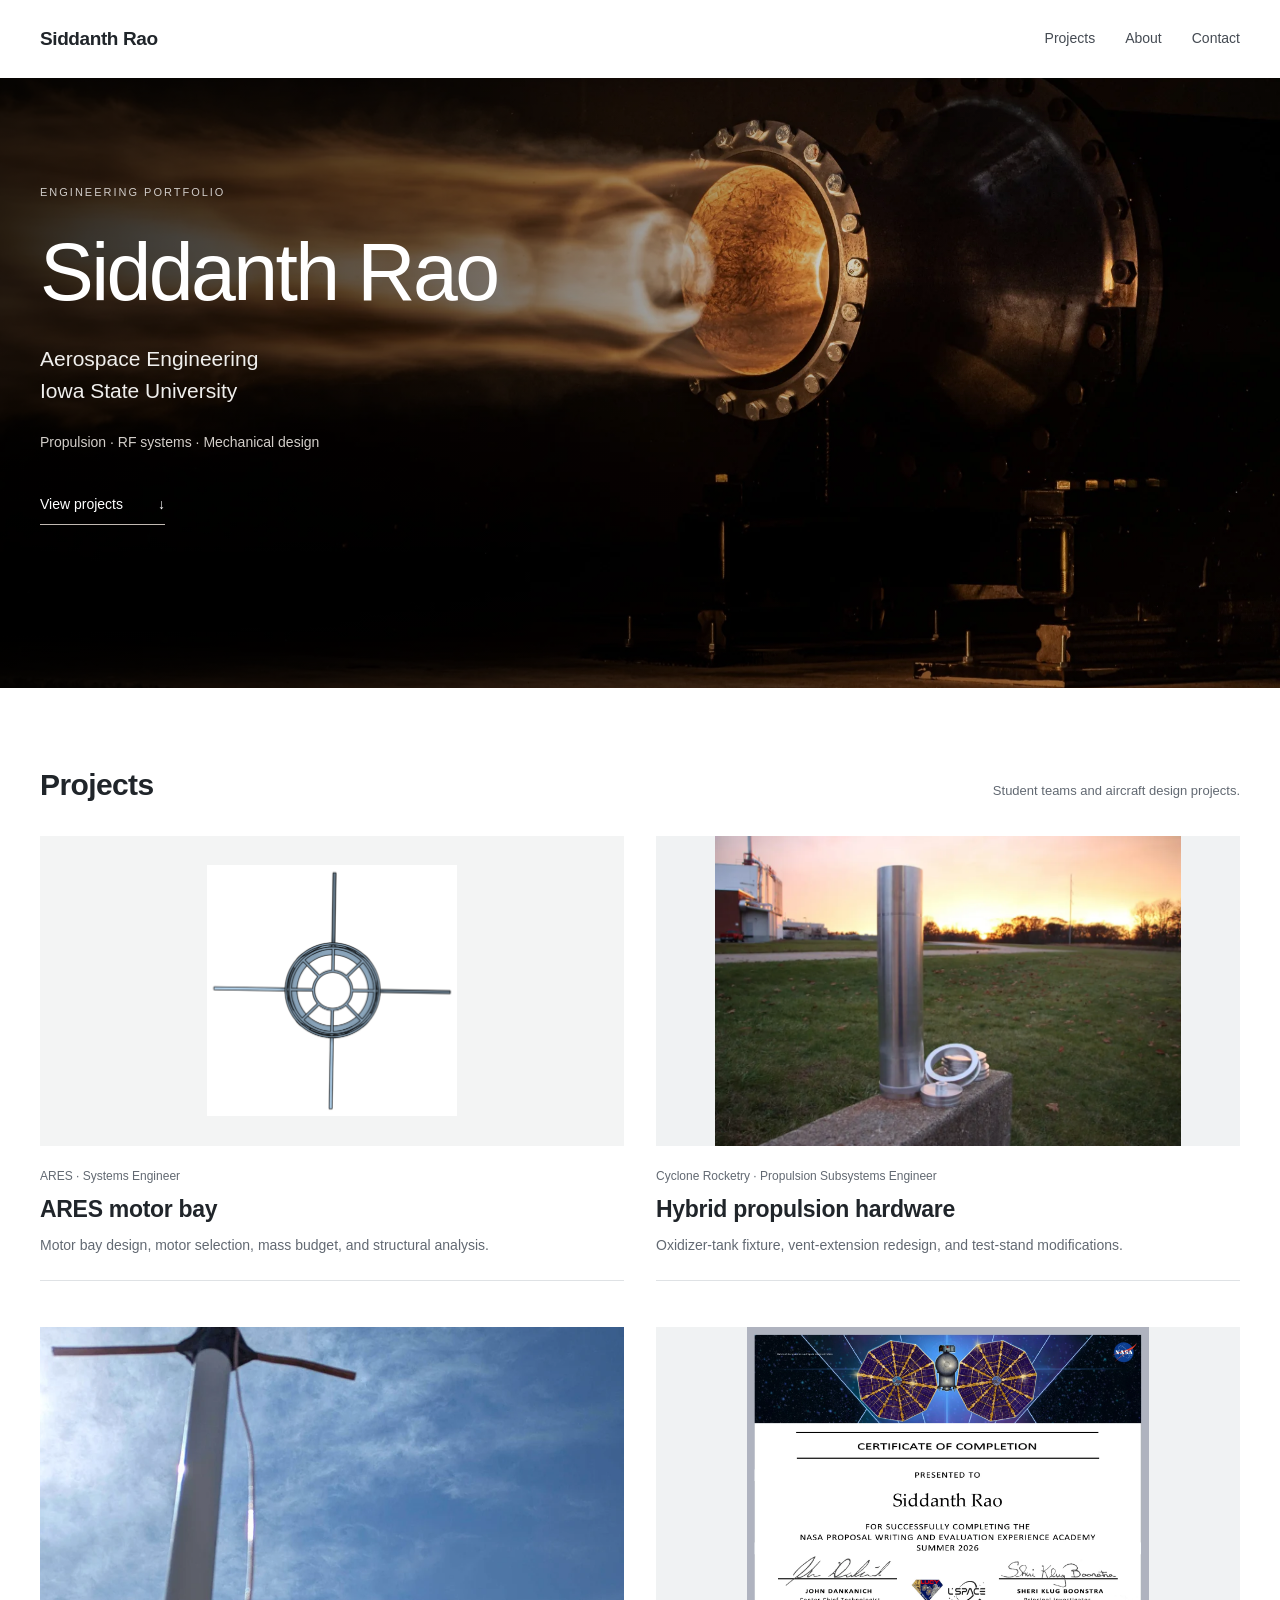
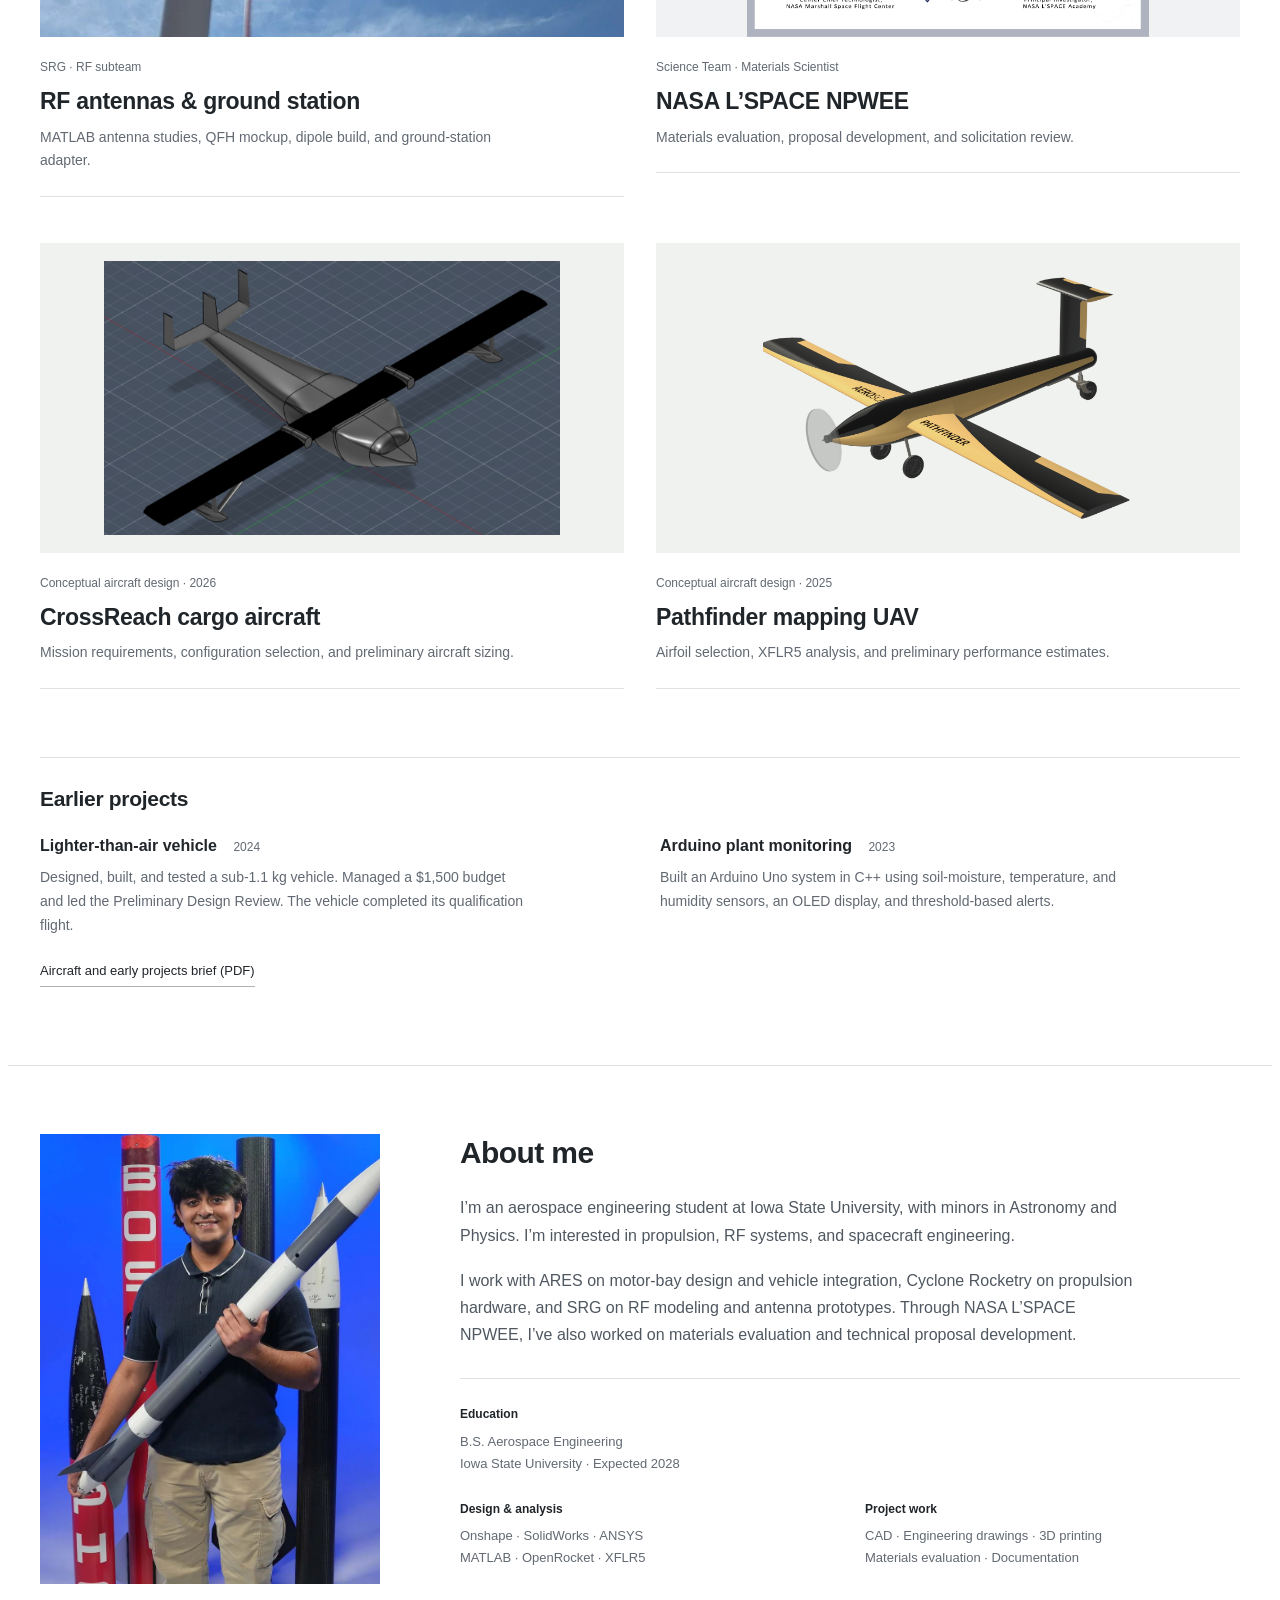
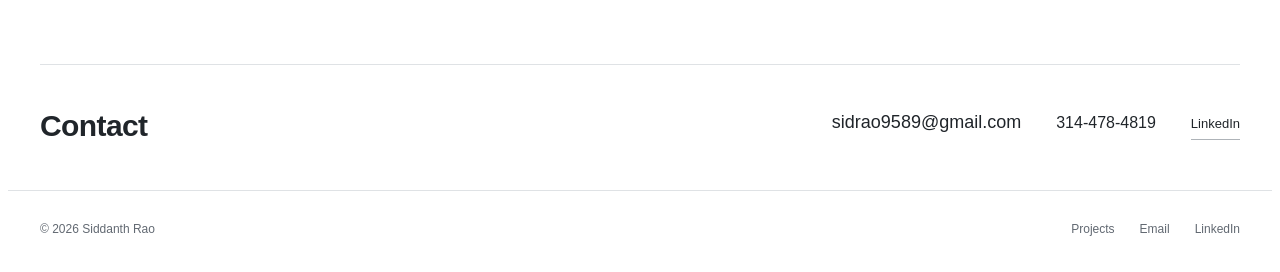
<file: index.html>
<!doctype html><html lang="en"><head><meta charset="utf-8"><meta name="viewport" content="width=device-width,initial-scale=1"><meta name="description" content="Siddanth Rao — aerospace engineering student at Iowa State University. Projects in propulsion, RF systems, mechanical design, and aircraft design."><meta name="theme-color" content="#ffffff"><title>Siddanth Rao | Engineering Portfolio</title><link rel="stylesheet" href="style.css"></head><body class="home-page"><a class="skip" href="#main">Skip to content</a><header class="site-header"><a class="brand" href="index.html">Siddanth Rao</a><nav aria-label="Main navigation"><a href="index.html#work">Projects</a><a href="index.html#about">About</a><a href="index.html#contact">Contact</a></nav></header><main id="main"><section id="top" class="hero"><img class="hero-background" src="assets/rocket-test-background.webp" alt="" width="2048" height="1365" fetchpriority="high"><div class="hero-shade"></div><div class="hero-content"><p class="hero-label">ENGINEERING PORTFOLIO</p><h1>Siddanth Rao</h1><p class="hero-study">Aerospace Engineering<br>Iowa State University</p><p class="hero-interests">Propulsion · RF systems · Mechanical design</p><a class="hero-link" href="#work">View projects <span aria-hidden="true">↓</span></a></div></section>
<section id="work" class="projects-section"><div class="section-heading"><h2>Projects</h2><p>Student teams and aircraft design projects.</p></div><div class="project-grid"><article class="project-card" id="ares"><a class="card-link" href="ares.html"><div class="home-cad"><div class="cad-crop crop-aft"><img src="assets/ares-aft-view.png" alt="ARES motor bay viewed from the aft end" loading="lazy"></div></div><div class="card-copy"><p class="card-meta">ARES · Systems Engineer</p><h3>ARES motor bay</h3><p>Motor bay design, motor selection, mass budget, and structural analysis.</p></div></a></article><article class="project-card" id="cyclone"><a class="card-link" href="cyclone.html"><div class="card-media"><img src="assets/cyclone-hardware.webp" alt="Cyclone Rocketry machined propulsion hardware" loading="lazy"></div><div class="card-copy"><p class="card-meta">Cyclone Rocketry · Propulsion Subsystems Engineer</p><h3>Hybrid propulsion hardware</h3><p>Oxidizer-tank fixture, vent-extension redesign, and test-stand modifications.</p></div></a></article><article class="project-card" id="srg"><a class="card-link" href="srg.html"><div class="card-media rf-thumb"><img src="assets/srg-dipole-field-test.webp" alt="Dipole antenna during the SRG outdoor testing day" loading="lazy"></div><div class="card-copy"><p class="card-meta">SRG · RF subteam</p><h3>RF antennas & ground station</h3><p>MATLAB antenna studies, QFH mockup, dipole build, and ground-station adapter.</p></div></a></article><article class="project-card" id="lspace"><a class="card-link" href="lspace.html"><div class="card-media"><img src="assets/lspace-certificate.webp" alt="Siddanth Rao’s NASA L’SPACE NPWEE Summer 2026 certificate of completion" loading="lazy"></div><div class="card-copy"><p class="card-meta">Science Team · Materials Scientist</p><h3>NASA L’SPACE NPWEE</h3><p>Materials evaluation, proposal development, and solicitation review.</p></div></a></article><article class="project-card" id="crossreach"><a class="card-link" href="crossreach.html"><div class="card-media render"><img src="assets/project-0.png" alt="CrossReach conceptual cargo aircraft CAD render" loading="lazy"></div><div class="card-copy"><p class="card-meta">Conceptual aircraft design · 2026</p><h3>CrossReach cargo aircraft</h3><p>Mission requirements, configuration selection, and preliminary aircraft sizing.</p></div></a></article><article class="project-card" id="pathfinder"><a class="card-link" href="pathfinder.html"><div class="card-media render"><img src="assets/project-1.png" alt="Pathfinder fixed-wing mapping UAV render" loading="lazy"></div><div class="card-copy"><p class="card-meta">Conceptual aircraft design · 2025</p><h3>Pathfinder mapping UAV</h3><p>Airfoil selection, XFLR5 analysis, and preliminary performance estimates.</p></div></a></article></div><div class="early-projects"><h3>Earlier projects</h3><div class="early-grid"><div><h4>Lighter-than-air vehicle <span>2024</span></h4><p>Designed, built, and tested a sub-1.1 kg vehicle. Managed a $1,500 budget and led the Preliminary Design Review. The vehicle completed its qualification flight.</p></div><div><h4>Arduino plant monitoring <span>2023</span></h4><p>Built an Arduino Uno system in C++ using soil-moisture, temperature, and humidity sensors, an OLED display, and threshold-based alerts.</p></div></div><a class="text-link" href="assets/aircraft-project-brief.pdf" target="_blank" rel="noopener">Aircraft and early projects brief (PDF)</a></div></section>
<section id="about" class="about-section"><div class="about-photo"><img src="assets/siddanth-ares.webp" alt="Siddanth Rao holding a rocket with the ARES team’s rockets behind him" loading="lazy" width="998" height="1100"></div><div class="about-copy"><h2>About me</h2><p>I’m an aerospace engineering student at Iowa State University, with minors in Astronomy and Physics. I’m interested in propulsion, RF systems, and spacecraft engineering.</p><p>I work with ARES on motor-bay design and vehicle integration, Cyclone Rocketry on propulsion hardware, and SRG on RF modeling and antenna prototypes. Through NASA L’SPACE NPWEE, I’ve also worked on materials evaluation and technical proposal development.</p><dl class="about-facts"><div><dt>Education</dt><dd>B.S. Aerospace Engineering<br>Iowa State University · Expected 2028</dd></div><div><dt>Design & analysis</dt><dd>Onshape · SolidWorks · ANSYS<br>MATLAB · OpenRocket · XFLR5</dd></div><div><dt>Project work</dt><dd>CAD · Engineering drawings · 3D printing<br>Materials evaluation · Documentation</dd></div></dl></div></section>
<section id="contact" class="contact-section"><h2>Contact</h2><div><a class="contact-email" href="mailto:sidrao9589@gmail.com">sidrao9589@gmail.com</a><a class="contact-phone" href="tel:+13144784819">314-478-4819</a><a class="text-link" href="https://www.linkedin.com/in/siddanth-rao-95852024b" target="_blank" rel="noopener">LinkedIn</a></div></section></main><footer><span>© 2026 Siddanth Rao</span><a href="index.html#work">Projects</a><a href="mailto:sidrao9589@gmail.com">Email</a><a href="https://www.linkedin.com/in/siddanth-rao-95852024b" target="_blank" rel="noopener">LinkedIn</a></footer></body></html>
</file>
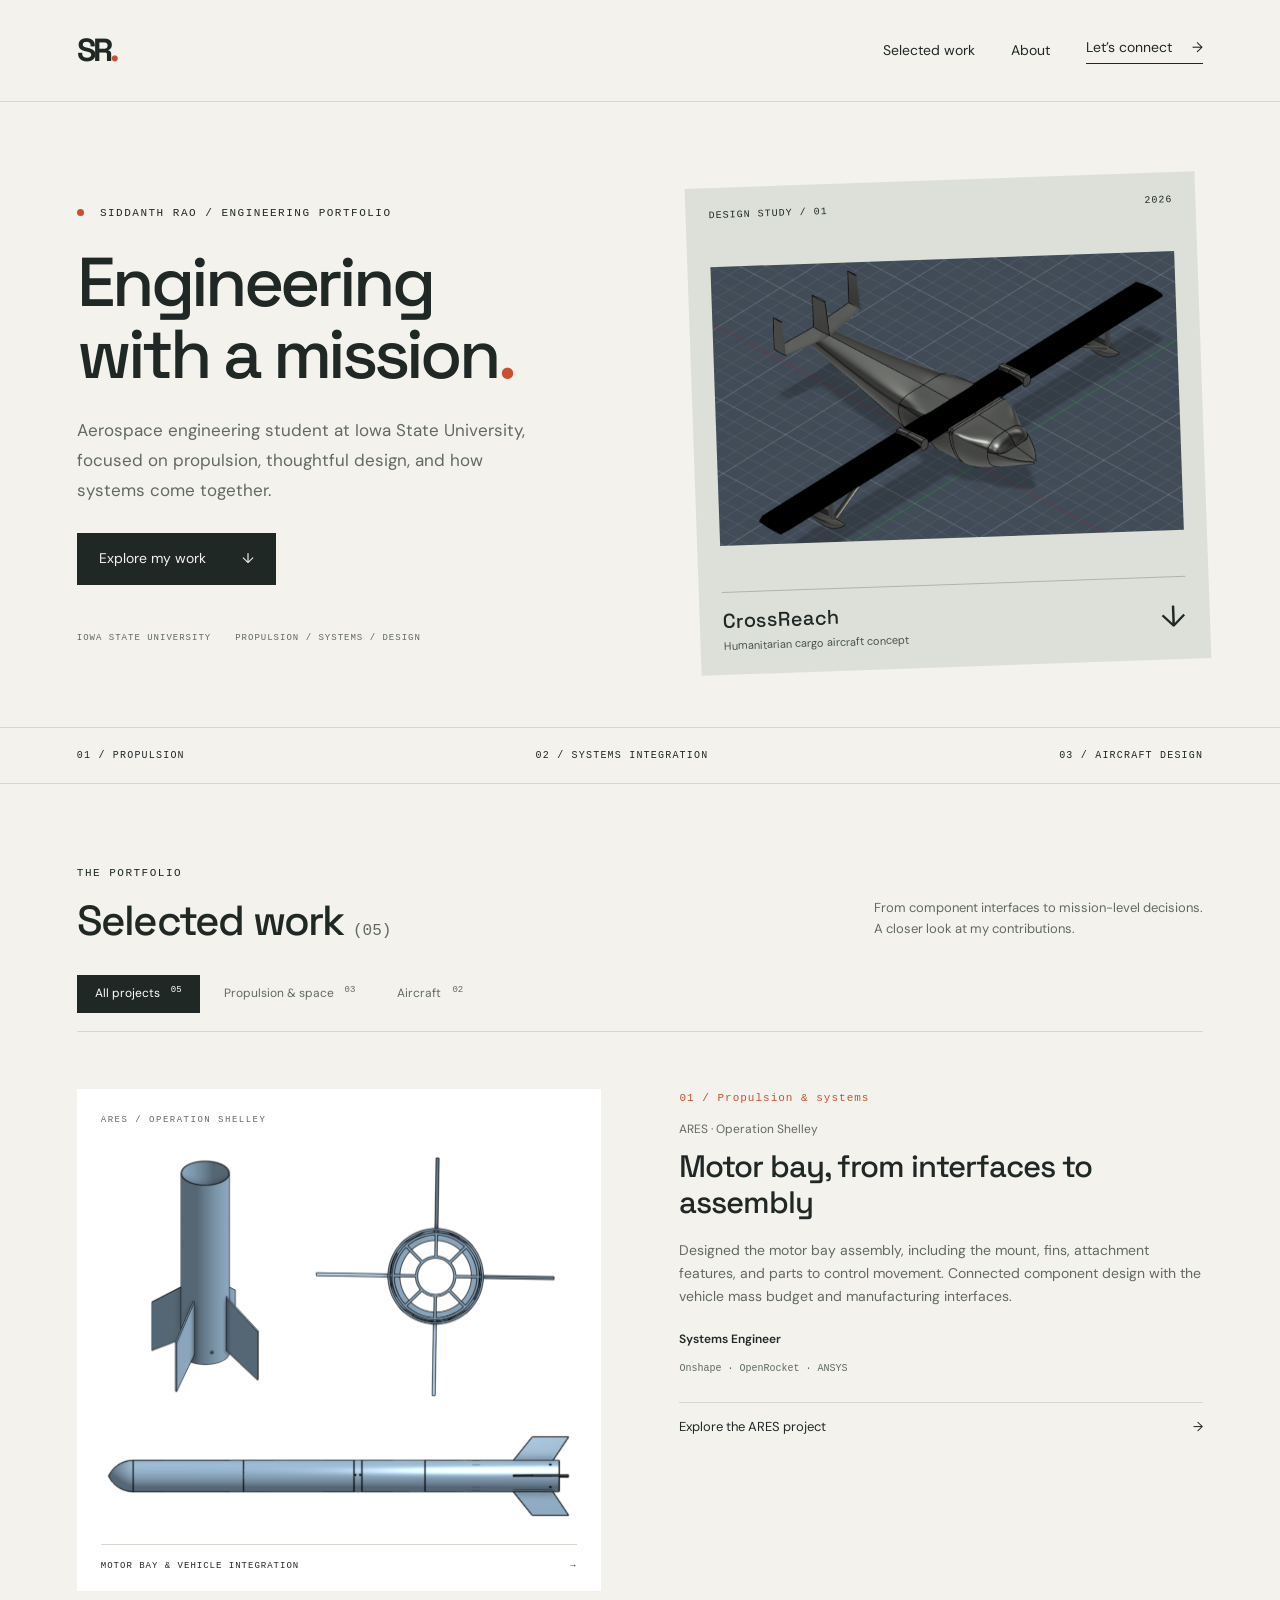
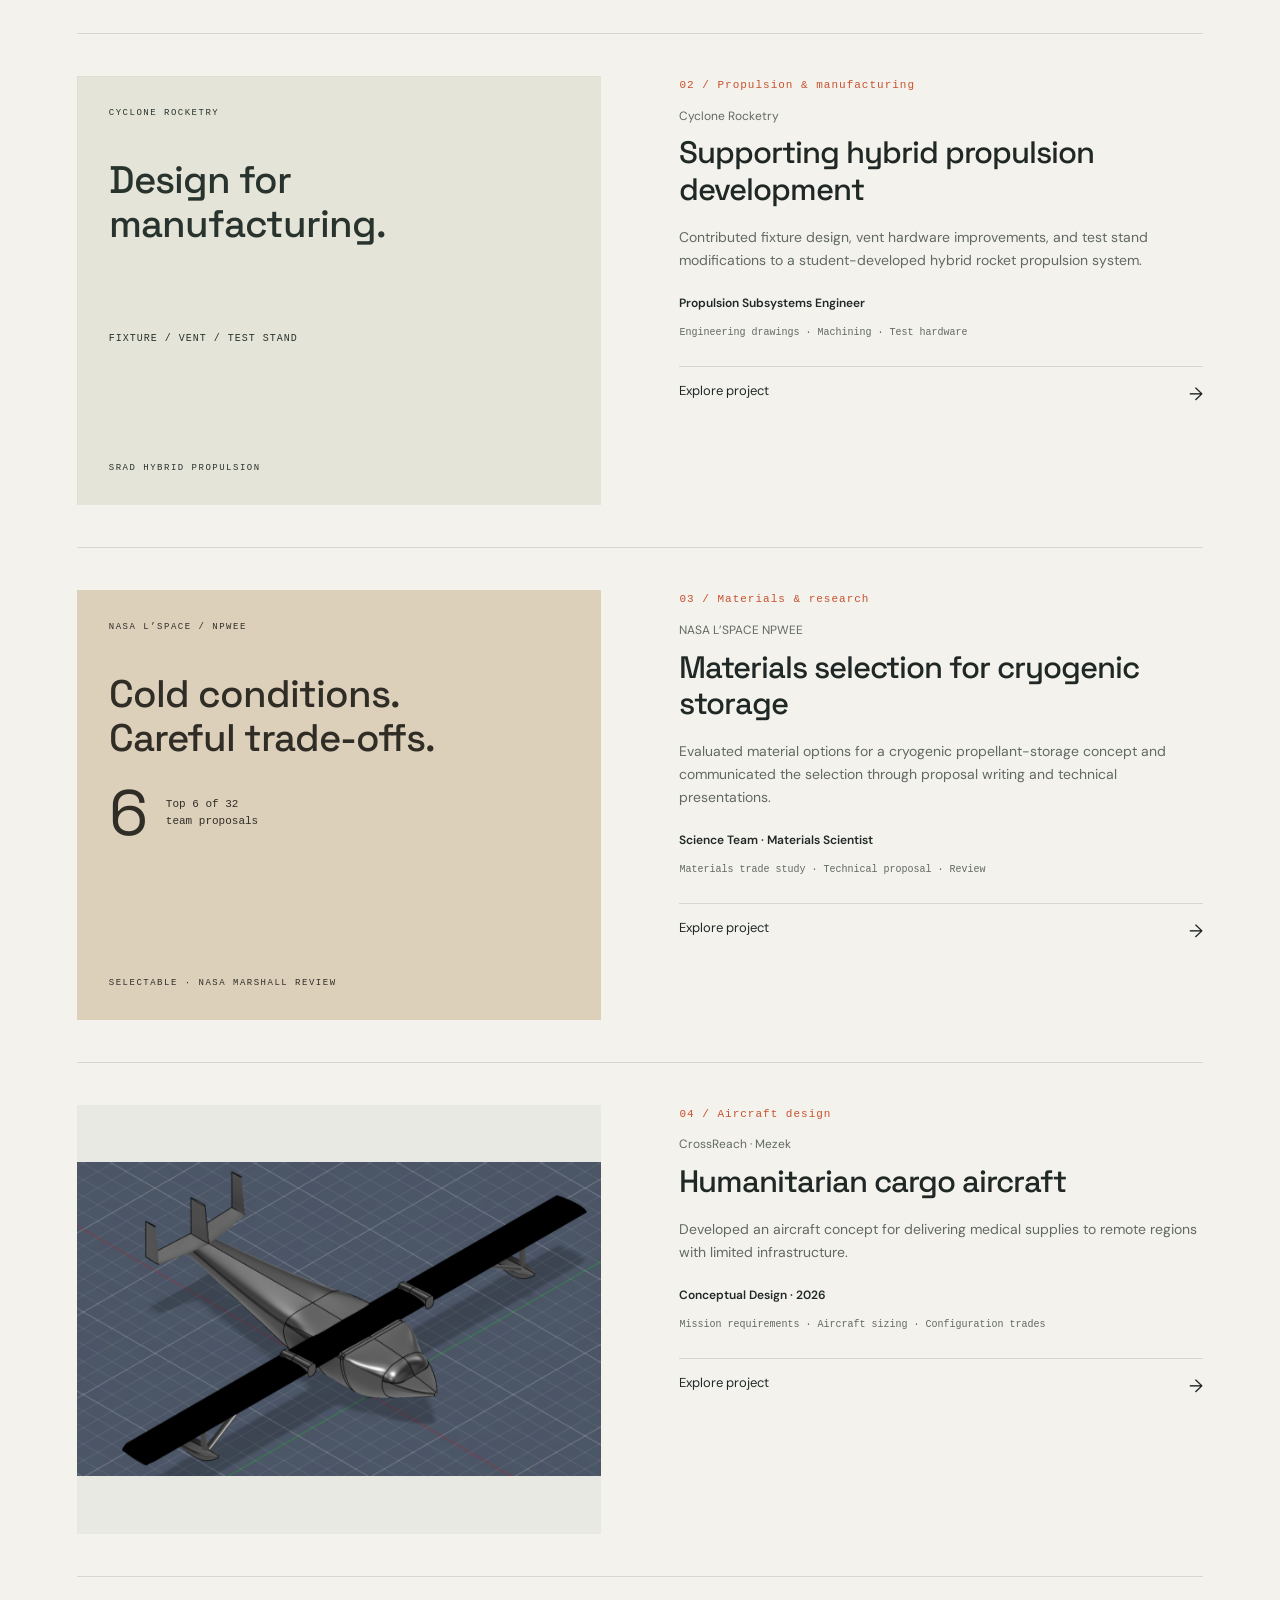
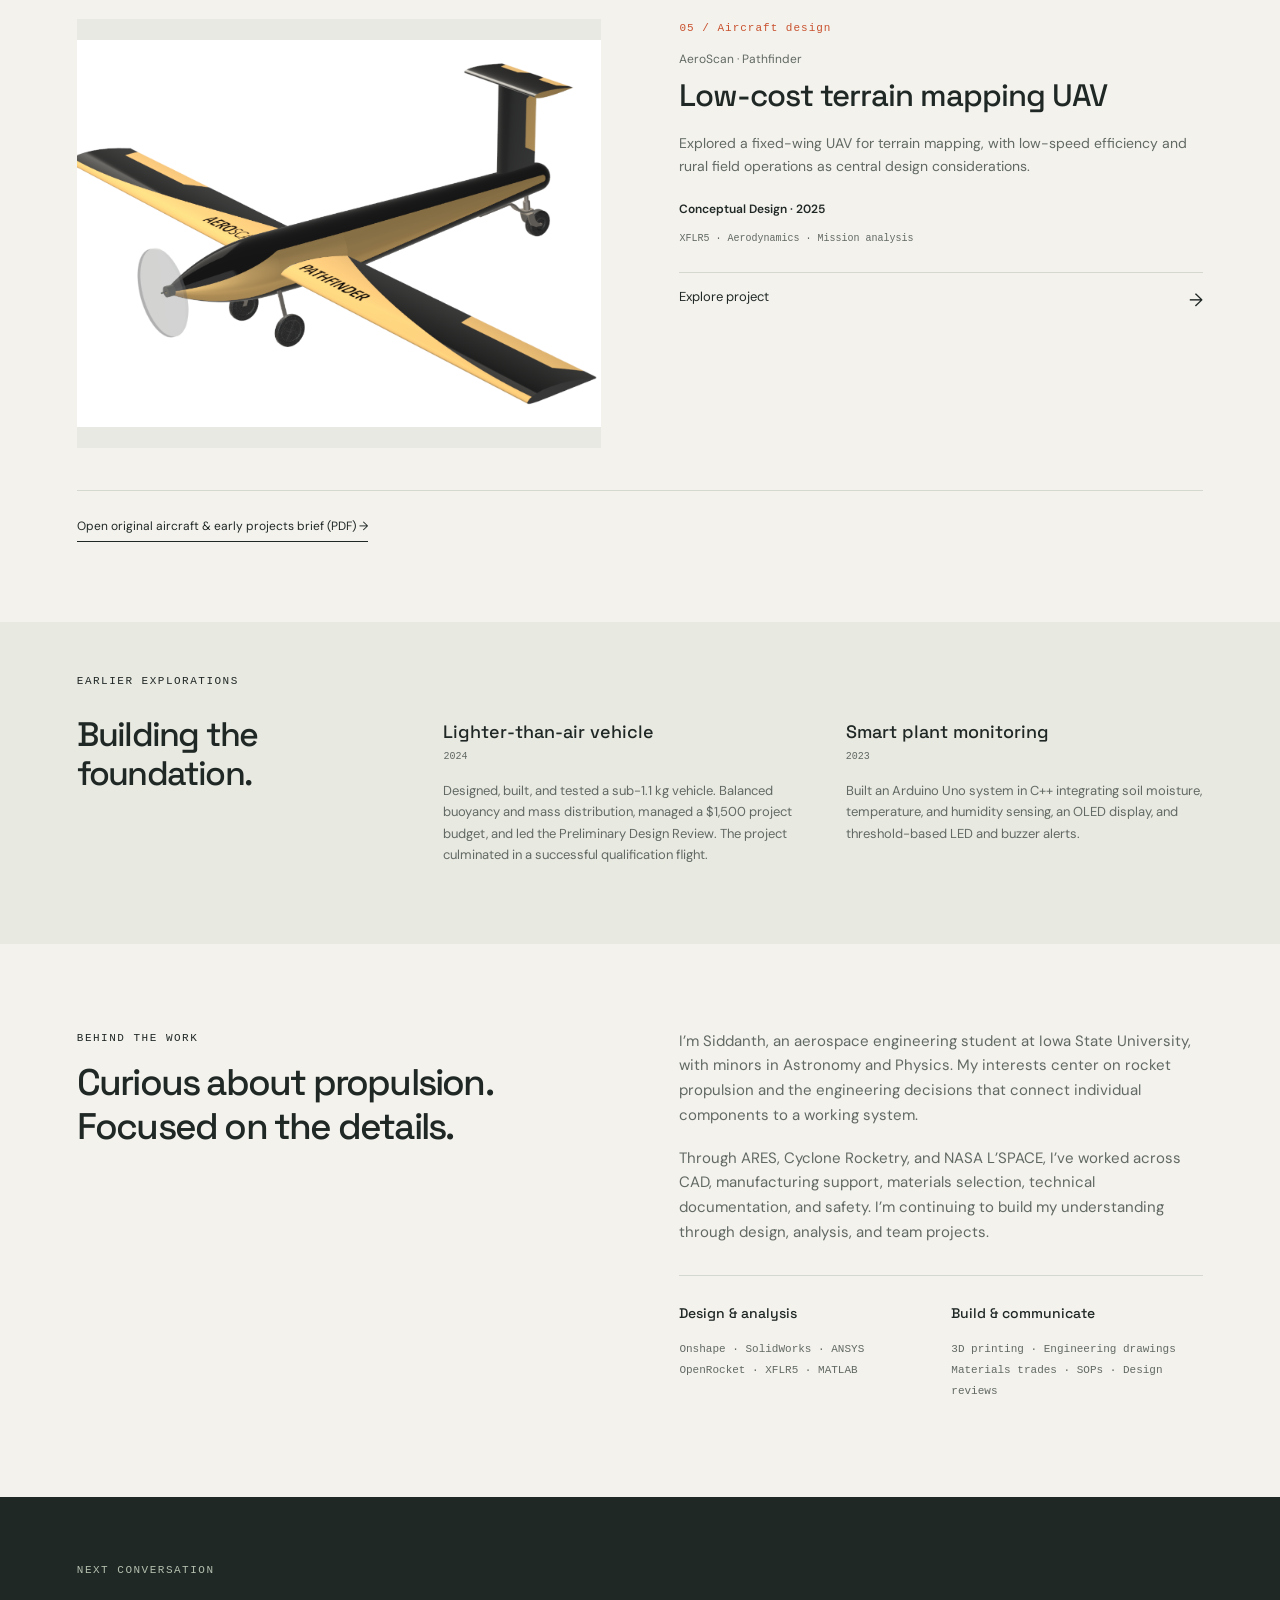
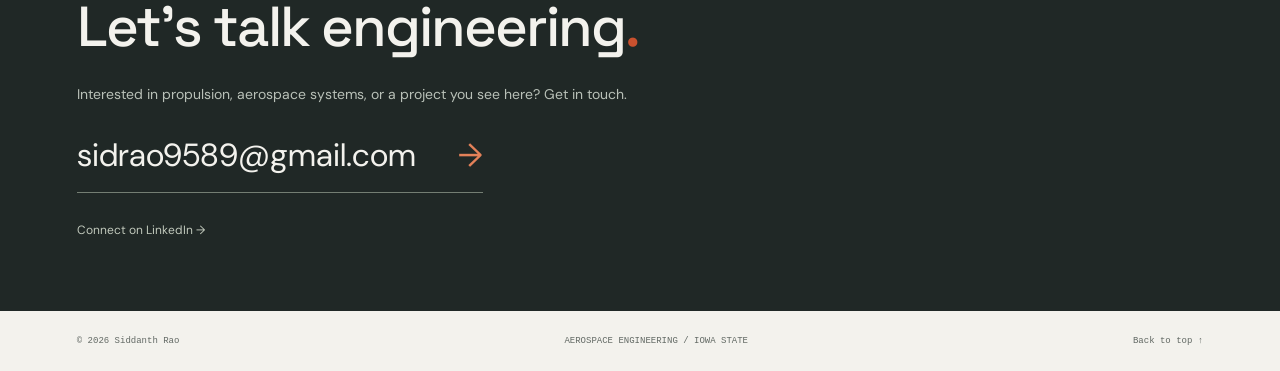
<file: siddanth-rao-github-portfolio (1)/index.html>
<!doctype html><html lang="en"><head><meta charset="utf-8"><meta name="viewport" content="width=device-width,initial-scale=1"><meta name="description" content="Siddanth Rao’s engineering portfolio: rocket propulsion, systems integration, cryogenic materials, and aircraft design at Iowa State University."><meta name="theme-color" content="#f3f2ed"><title>Siddanth Rao | Aerospace Engineering</title><link rel="icon" href="data:image/svg+xml,%3Csvg xmlns='http://www.w3.org/2000/svg' viewBox='0 0 64 64'%3E%3Crect width='64' height='64' rx='12' fill='%23202826'/%3E%3Ctext x='9' y='43' fill='%23f4f2eb' font-size='32' font-family='Arial'%3ESR%3C/text%3E%3C/svg%3E"><link rel="stylesheet" href="style.css"></head><body><a class="skip" href="#work">Skip to projects</a><header><a class="brand" href="#top" aria-label="Siddanth Rao home">SR<span class="brand-dot">.</span></a><nav aria-label="Main navigation"><a href="#work">Selected work</a><a href="#about">About</a><a href="#contact" class="nav-contact">Let’s connect <span>→</span></a></nav></header><main id="top"><section class="hero"><div class="hero-copy"><div class="eyebrow"><span class="dot"></span> SIDDANTH RAO / ENGINEERING PORTFOLIO</div><h1>Engineering<br>with a mission<span>.</span></h1><p class="intro">Aerospace engineering student at Iowa State University, focused on propulsion, thoughtful design, and how systems come together.</p><a class="button" href="#work">Explore my work <span>↓</span></a><div class="hero-meta"><span>IOWA STATE UNIVERSITY</span><span>PROPULSION / SYSTEMS / DESIGN</span></div></div><div class="hero-art"><div class="art-top"><span>DESIGN STUDY / 01</span><span>2026</span></div><img src="assets/project-0.png" alt="CrossReach cargo aircraft CAD design"><div class="art-caption"><div><b>CrossReach</b><span>Humanitarian cargo aircraft concept</span></div><a href="#project-aircraft" aria-label="Explore aircraft projects">↓</a></div></div></section><div class="discipline-strip"><span>01 / PROPULSION</span><span>02 / SYSTEMS INTEGRATION</span><span>03 / AIRCRAFT DESIGN</span></div><section id="work" class="work-section"><div class="section-heading"><div><div class="eyebrow">THE PORTFOLIO</div><h2>Selected work<span> (05)</span></h2></div><p>From component interfaces to mission-level decisions.<br>A closer look at my contributions.</p></div><div class="filters" role="group" aria-label="Filter projects"><button class="active" data-filter="all" aria-pressed="true">All projects <sup>05</sup></button><button data-filter="space" aria-pressed="false">Propulsion & space <sup>03</sup></button><button data-filter="flight" aria-pressed="false">Aircraft <sup>02</sup></button></div><div id="projects"><article id="ares" class="project" data-category="space"><div class="project-visual"><a href="ares.html" class="ares-cover" aria-label="Explore the ARES motor bay project"><div class="eyebrow">ARES / OPERATION SHELLEY</div><div class="cover-views"><div class="cad-crop crop-bay"><img src="assets/ares-motor-bay.png" alt="Isometric CAD view of the motor bay and four fins" loading="lazy"></div><div class="cad-crop crop-aft"><img src="assets/ares-aft-view.png" alt="Aft CAD view showing the central motor opening, radial supports, and four fins" loading="lazy"></div></div><div class="cad-crop crop-vehicle"><img src="assets/ares-vehicle.png" alt="Side view of the complete ARES rocket CAD assembly" loading="lazy"></div><span class="cover-label">MOTOR BAY & VEHICLE INTEGRATION <span>→</span></span></a></div><div class="project-copy"><div class="eyebrow">01 / Propulsion & systems</div><p class="organization">ARES · Operation Shelley</p><h3>Motor bay, from interfaces to assembly</h3><p>Designed the motor bay assembly, including the mount, fins, attachment features, and parts to control movement. Connected component design with the vehicle mass budget and manufacturing interfaces.</p><p class="role">Systems Engineer</p><p class="tools">Onshape · OpenRocket · ANSYS</p><a class="project-page-link" href="ares.html">Explore the ARES project <span>→</span></a></div></article><article class="project" data-category="space"><div class="project-visual"><div class="technical pale"><span>CYCLONE ROCKETRY</span><strong>Design for<br>manufacturing.</strong><div class="wordmarks">FIXTURE / VENT / TEST STAND</div><small>SRAD HYBRID PROPULSION</small></div></div><div class="project-copy"><div class="eyebrow">02 / Propulsion & manufacturing</div><p class="organization">Cyclone Rocketry</p><h3>Supporting hybrid propulsion development</h3><p>Contributed fixture design, vent hardware improvements, and test stand modifications to a student-developed hybrid rocket propulsion system.</p><p class="role">Propulsion Subsystems Engineer</p><p class="tools">Engineering drawings · Machining · Test hardware</p><details><summary>Explore project <span>→</span></summary><div class="case-study"><h4>The challenge</h4><p>Support manufacturing and test preparation for the team’s student-developed hybrid rocket motor for IREC.</p><h4>My contribution</h4><p>Designed and machined a fixture to secure the oxidizer tank during machining. Produced engineering drawings and redesigned vent extension hardware with flow path reliability and manufacturability in mind.</p><h4>Test support</h4><p>Drilled and reworked propulsion test stand components to support updated structural requirements.</p><h4>Project status</h4><p>Ongoing team propulsion development, with my contributions focused on hardware, manufacturing, and test preparation.</p></div></details></div></article><article class="project" data-category="space"><div class="project-visual"><div class="technical research"><span>NASA L’SPACE / NPWEE</span><strong>Cold conditions.<br>Careful trade-offs.</strong><div class="result"><b>6</b><span>Top 6 of 32<br>team proposals</span></div><small>SELECTABLE · NASA MARSHALL REVIEW</small></div></div><div class="project-copy"><div class="eyebrow">03 / Materials & research</div><p class="organization">NASA L’SPACE NPWEE</p><h3>Materials selection for cryogenic storage</h3><p>Evaluated material options for a cryogenic propellant-storage concept and communicated the selection through proposal writing and technical presentations.</p><p class="role">Science Team · Materials Scientist</p><p class="tools">Materials trade study · Technical proposal · Review</p><details><summary>Explore project <span>→</span></summary><div class="case-study"><h4>The challenge</h4><p>Respond to a NASA Marshall Space Flight Center mission need with a multidisciplinary cryogenic propellant-storage technology proposal.</p><h4>My contribution</h4><p>Conducted a materials trade study covering cryogenic compatibility, thermal performance, density, structural properties, and manufacturability. Authored the materials section and presented findings to the team and review panel.</p><h4>Design decision</h4><p>Compared aluminum alloys, copper, and stainless steel; selected 6061 aluminum for the prototype concept.</p><h4>Outcome</h4><p>The team proposal ranked in the Top 6 of 32 and was rated selectable by NASA Marshall Space Flight Center. Separately, I served as a solicitation review panel chair, following formal review protocols and documenting strengths and weaknesses.</p></div></details></div></article><article class="project" data-category="flight"><div class="project-visual"><img src="assets/project-0.png" alt="CAD rendering of the CrossReach humanitarian cargo aircraft" loading="lazy"></div><div class="project-copy"><div class="eyebrow">04 / Aircraft design</div><p class="organization">CrossReach · Mezek</p><h3>Humanitarian cargo aircraft</h3><p>Developed an aircraft concept for delivering medical supplies to remote regions with limited infrastructure.</p><p class="role">Conceptual Design · 2026</p><p class="tools">Mission requirements · Aircraft sizing · Configuration trades</p><details><summary>Explore project <span>→</span></summary><div class="case-study"><h4>Mission</h4><p>Deliver medical supplies to remote and infrastructure-limited regions.</p><h4>My contribution</h4><p>Translated mission requirements into payload, range, and cruise parameters. Selected and justified aerodynamic configuration and airfoil choice, and performed preliminary performance analysis for aircraft sizing.</p><h4>Deliverables</h4><p>Mission profile, client use case, conceptual architecture, and aircraft design documentation.</p><h4>Project status</h4><p>Conceptual design, supported by preliminary sizing and performance analysis.</p></div></details></div></article><article class="project" data-category="flight"><div class="project-visual"><img src="assets/project-1.png" alt="Rendering of the Pathfinder fixed-wing mapping UAV" loading="lazy"></div><div class="project-copy"><div class="eyebrow">05 / Aircraft design</div><p class="organization">AeroScan · Pathfinder</p><h3>Low-cost terrain mapping UAV</h3><p>Explored a fixed-wing UAV for terrain mapping, with low-speed efficiency and rural field operations as central design considerations.</p><p class="role">Conceptual Design · 2025</p><p class="tools">XFLR5 · Aerodynamics · Mission analysis</p><details><summary>Explore project <span>→</span></summary><div class="case-study"><h4>Mission</h4><p>Provide low-cost terrain mapping and geospatial data collection from a fixed-wing UAV.</p><h4>Design targets</h4><p>Benchmarked existing LiDAR UAV systems to establish targets of 91 minutes endurance and 102 km range, with a 17 m/s cruise condition.</p><h4>My contribution</h4><p>Selected rectangular wing geometry and a Clark Y airfoil. Used XFLR5 to evaluate lift characteristics and drag polar. Evaluated dirt-road takeoff and landing, with preliminary distances of 170–236 m.</p><h4>Project status</h4><p>Conceptual design and preliminary analysis. Endurance and range are design targets; runway distances are preliminary estimates.</p></div></details></div></article></div><div id="project-aircraft"></div><a class="text-link" href="assets/aircraft-project-brief.pdf" target="_blank" rel="noopener">Open original aircraft & early projects brief (PDF) →</a></section><section class="earlier"><div class="eyebrow">EARLIER EXPLORATIONS</div><div class="earlier-grid"><h2>Building the<br>foundation.</h2><div><h3>Lighter-than-air vehicle <span>2024</span></h3><p>Designed, built, and tested a sub-1.1 kg vehicle. Balanced buoyancy and mass distribution, managed a $1,500 project budget, and led the Preliminary Design Review. The project culminated in a successful qualification flight.</p></div><div><h3>Smart plant monitoring <span>2023</span></h3><p>Built an Arduino Uno system in C++ integrating soil moisture, temperature, and humidity sensing, an OLED display, and threshold-based LED and buzzer alerts.</p></div></div></section><section id="about" class="about"><div><div class="eyebrow">BEHIND THE WORK</div><h2>Curious about propulsion.<br>Focused on the details.</h2></div><div><p>I’m Siddanth, an aerospace engineering student at Iowa State University, with minors in Astronomy and Physics. My interests center on rocket propulsion and the engineering decisions that connect individual components to a working system.</p><p>Through ARES, Cyclone Rocketry, and NASA L’SPACE, I’ve worked across CAD, manufacturing support, materials selection, technical documentation, and safety. I’m continuing to build my understanding through design, analysis, and team projects.</p><div class="skills"><div><h3>Design & analysis</h3><p>Onshape · SolidWorks · ANSYS<br>OpenRocket · XFLR5 · MATLAB</p></div><div><h3>Build & communicate</h3><p>3D printing · Engineering drawings<br>Materials trades · SOPs · Design reviews</p></div></div></div></section><section id="contact" class="contact"><div class="eyebrow">NEXT CONVERSATION</div><h2>Let’s talk engineering<span>.</span></h2><p>Interested in propulsion, aerospace systems, or a project you see here? Get in touch.</p><a href="mailto:sidrao9589@gmail.com" class="contact-email">sidrao9589@gmail.com <span>→</span></a><a class="linkedin" href="https://www.linkedin.com/in/siddanth-rao-95852024b" target="_blank" rel="noopener">Connect on LinkedIn →</a></section></main><footer><span>© 2026 Siddanth Rao</span><span>AEROSPACE ENGINEERING / IOWA STATE</span><a href="#top">Back to top ↑</a></footer><script src="script.js"></script></body></html>
</file>
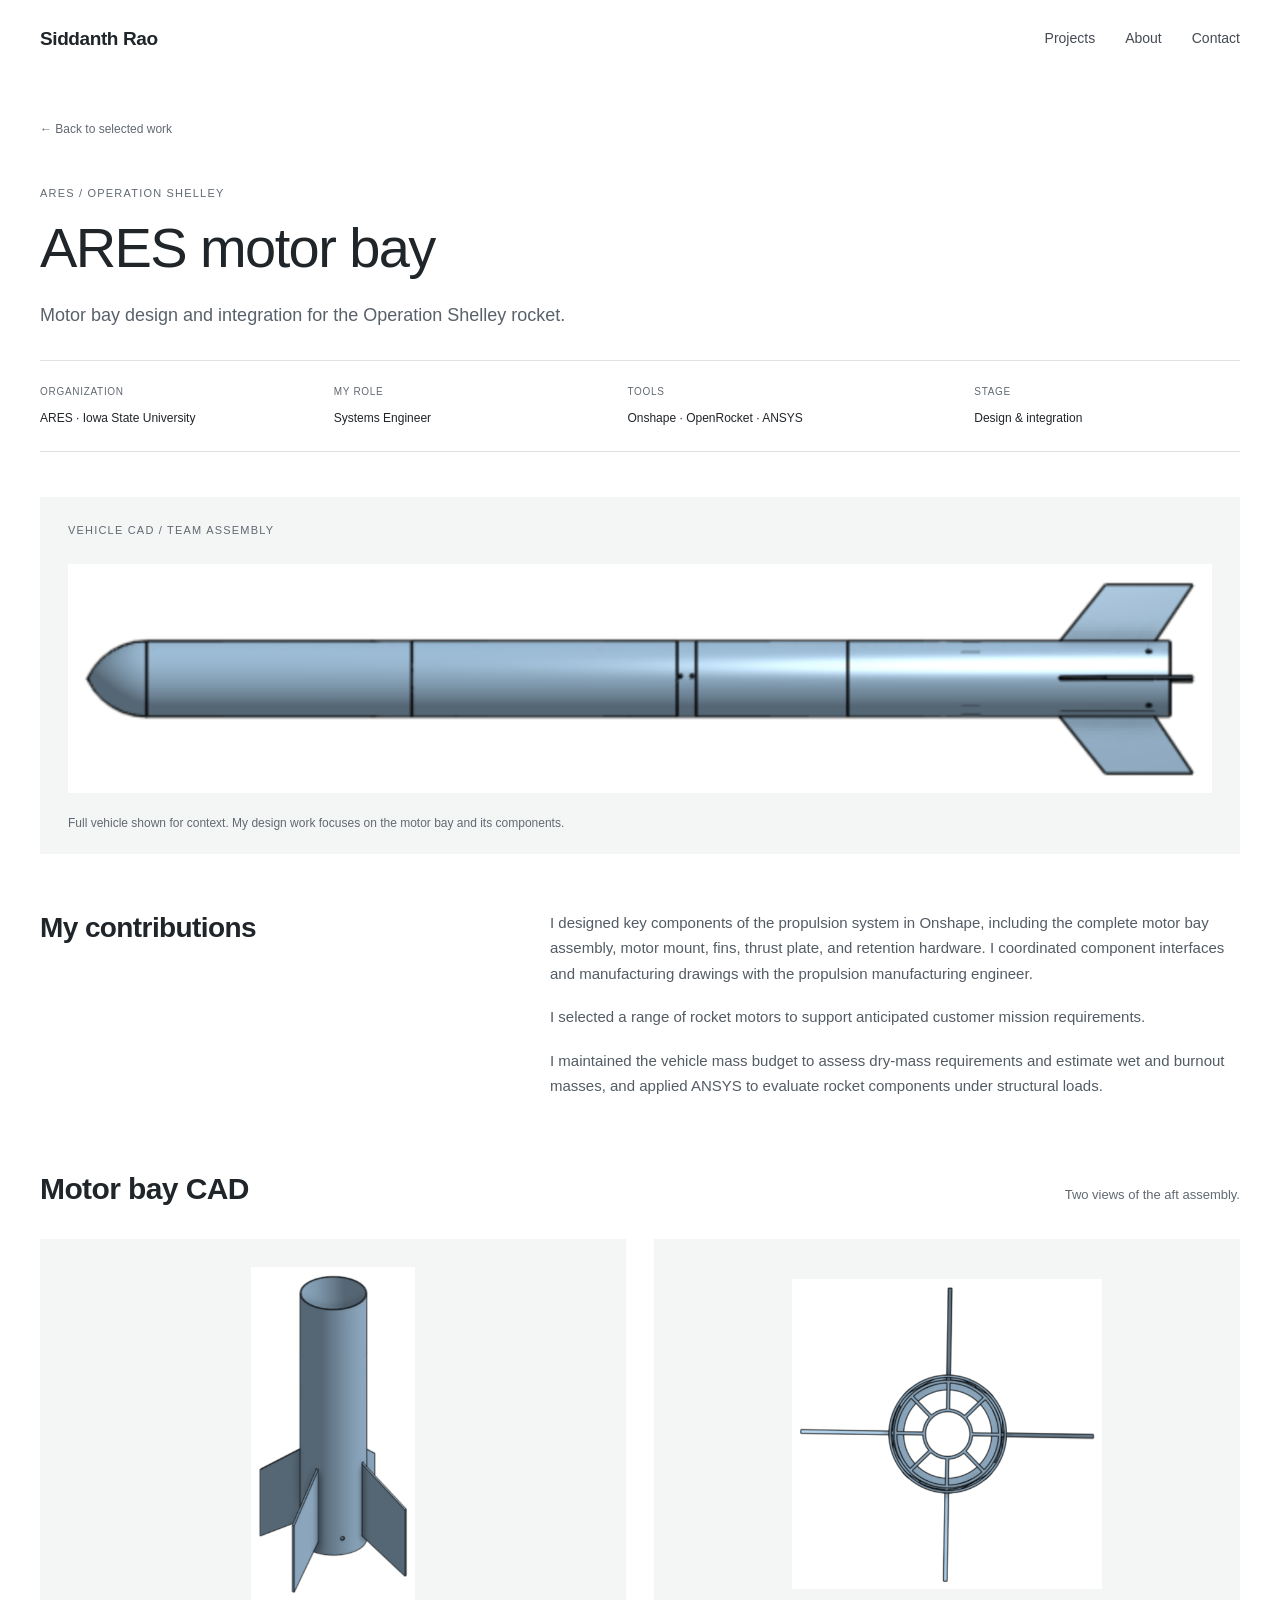
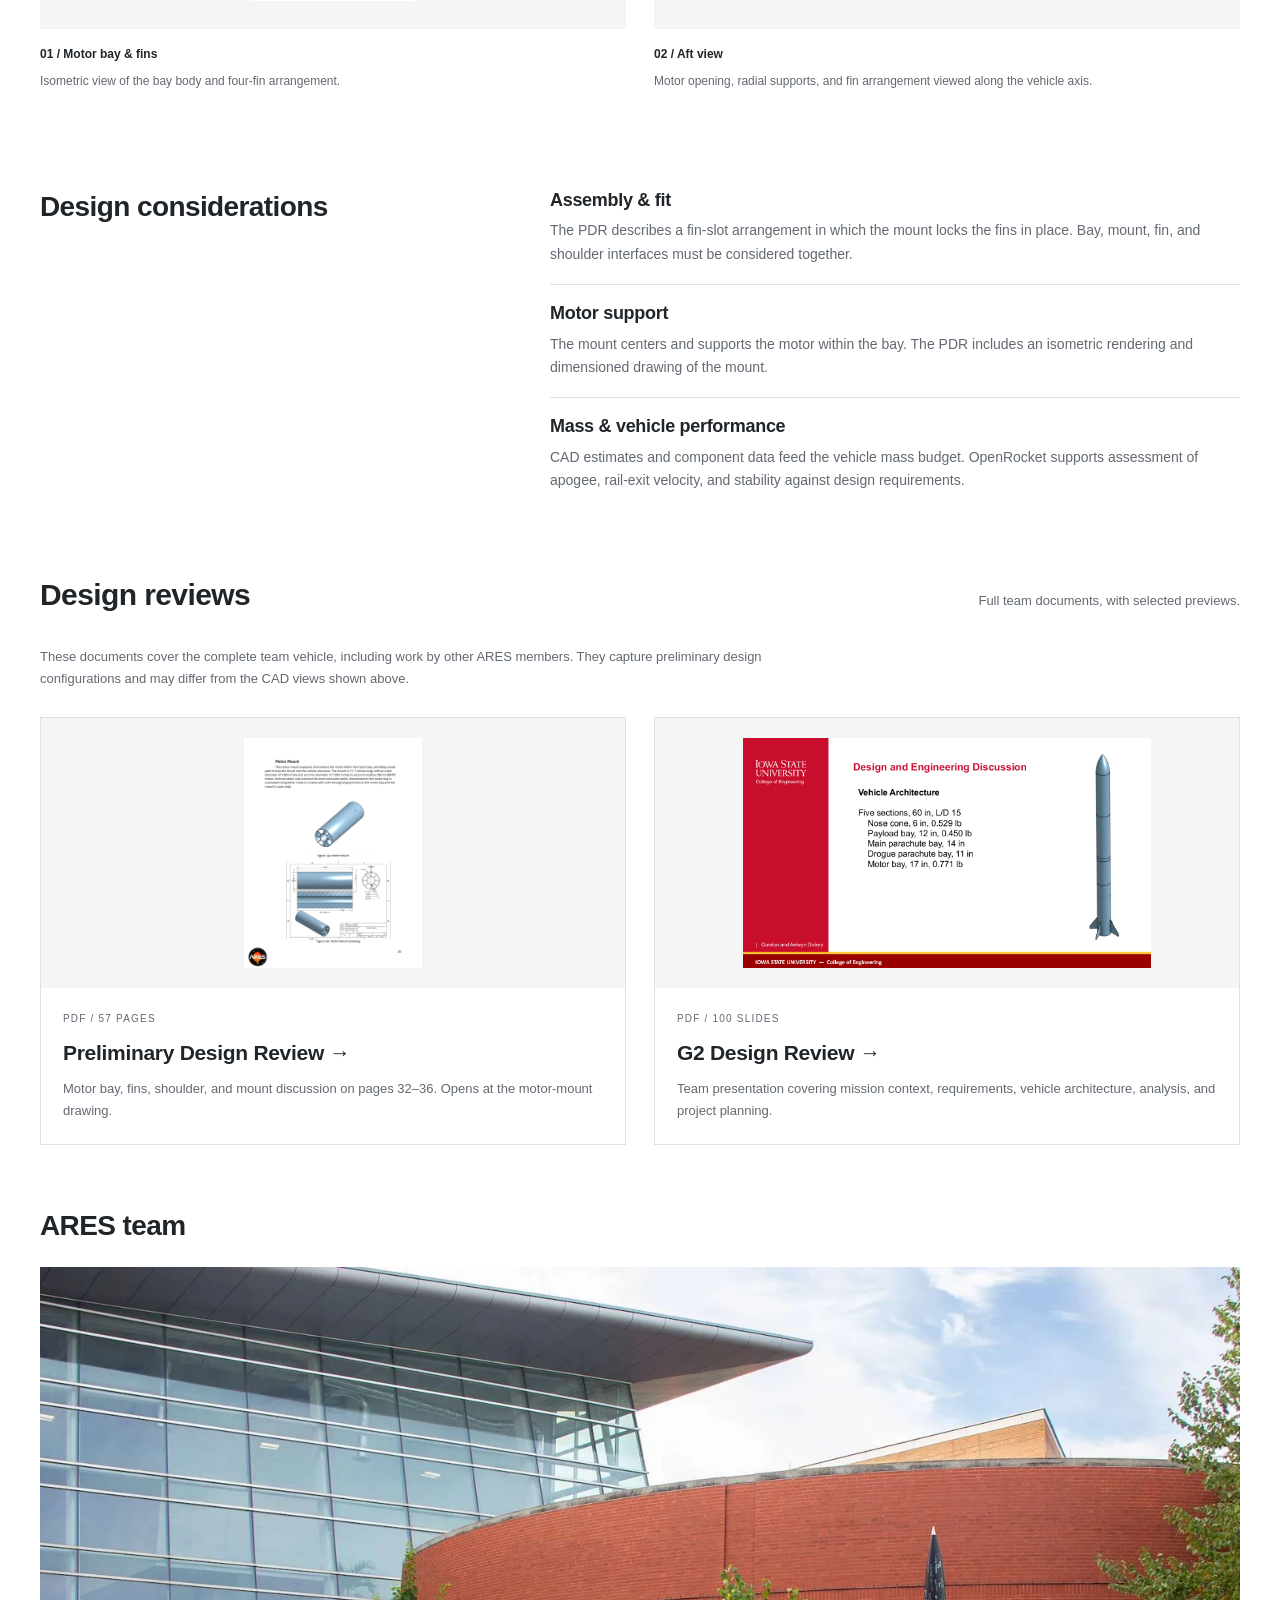
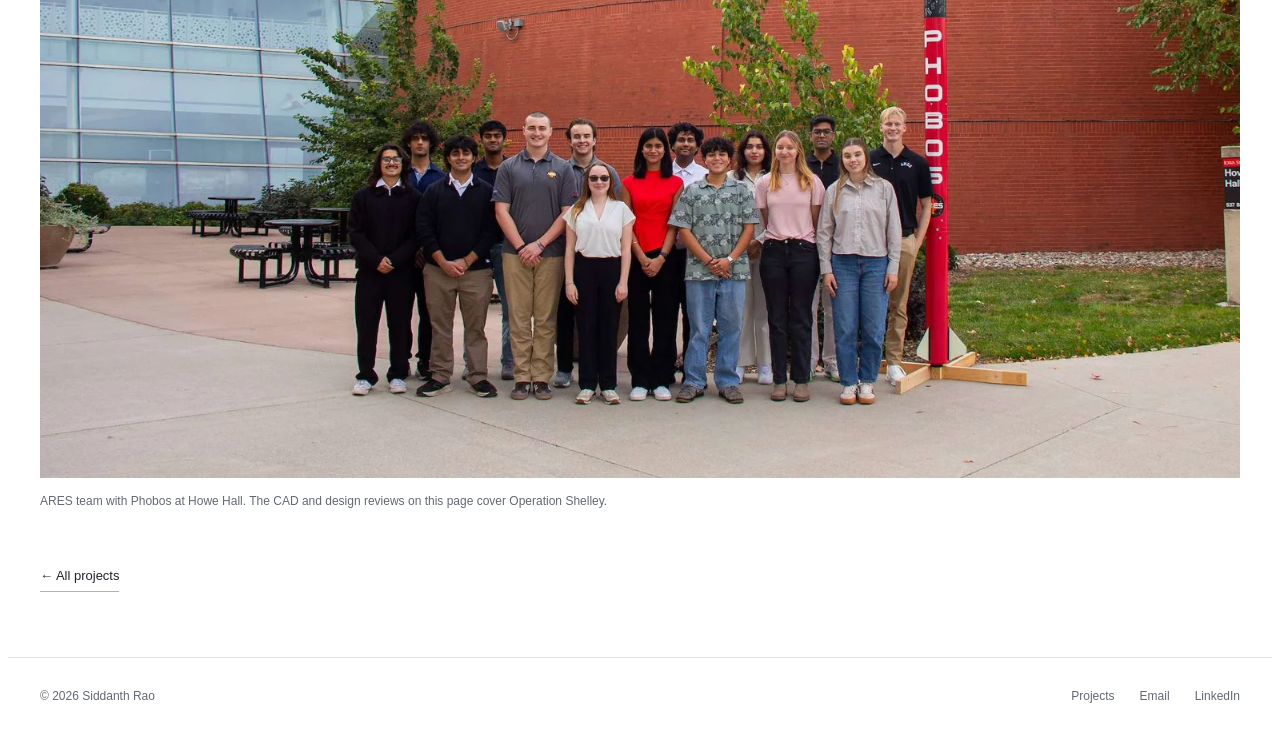
<file: ares.html>
<!doctype html><html lang="en"><head><meta charset="utf-8"><meta name="viewport" content="width=device-width,initial-scale=1"><meta name="description" content="Siddanth Rao’s ARES motor bay design work: CAD, fin integration, component interfaces, and design review documents."><title>ARES Motor Bay | Siddanth Rao</title><link rel="stylesheet" href="style.css"></head><body class="case-page"><a class="skip" href="#main">Skip to content</a><header class="site-header"><a class="brand" href="index.html">Siddanth Rao</a><nav aria-label="Main navigation"><a href="index.html#work">Projects</a><a href="index.html#about">About</a><a href="index.html#contact">Contact</a></nav></header><main id="main"><section class="case-intro"><a class="back-link" href="index.html#ares">← Back to selected work</a><div class="eyebrow">ARES / OPERATION SHELLEY</div><h1>ARES motor bay</h1><p class="case-lead">Motor bay design and integration for the Operation Shelley rocket.</p><dl class="case-meta"><div><dt>ORGANIZATION</dt><dd>ARES · Iowa State University</dd></div><div><dt>MY ROLE</dt><dd>Systems Engineer</dd></div><div><dt>TOOLS</dt><dd>Onshape · OpenRocket · ANSYS</dd></div><div><dt>STAGE</dt><dd>Design & integration</dd></div></dl></section><figure class="vehicle-banner"><div class="eyebrow">VEHICLE CAD / TEAM ASSEMBLY</div><div class="cad-crop crop-vehicle"><img src="assets/ares-vehicle.png" alt="Side view of the complete ARES rocket CAD assembly" loading="lazy"></div><figcaption>Full vehicle shown for context. My design work focuses on the motor bay and its components.</figcaption></figure><section id="contribution" class="case-narrative"><div><h2>My contributions</h2></div><div><p>I designed key components of the propulsion system in Onshape, including the complete motor bay assembly, motor mount, fins, thrust plate, and retention hardware. I coordinated component interfaces and manufacturing drawings with the propulsion manufacturing engineer.</p><p>I selected a range of rocket motors to support anticipated customer mission requirements.</p><p>I maintained the vehicle mass budget to assess dry-mass requirements and estimate wet and burnout masses, and applied ANSYS to evaluate rocket components under structural loads.</p></div></section><section class="cad-gallery"><div class="section-heading"><div><h2>Motor bay CAD</h2></div><p>Two views of the aft assembly.</p></div><div class="cad-gallery-grid"><figure><div class="gallery-image"><div class="cad-crop crop-bay"><img src="assets/ares-motor-bay.png" alt="Isometric CAD view of the motor bay and four fins" loading="lazy"></div></div><figcaption><b>01 / Motor bay & fins</b><span>Isometric view of the bay body and four-fin arrangement.</span></figcaption></figure><figure><div class="gallery-image"><div class="cad-crop crop-aft"><img src="assets/ares-aft-view.png" alt="Aft CAD view showing the central motor opening, radial supports, and four fins" loading="lazy"></div></div><figcaption><b>02 / Aft view</b><span>Motor opening, radial supports, and fin arrangement viewed along the vehicle axis.</span></figcaption></figure></div></section><section class="case-narrative design-notes"><div><h2>Design considerations</h2></div><div class="note-stack"><div><h3>Assembly & fit</h3><p>The PDR describes a fin-slot arrangement in which the mount locks the fins in place. Bay, mount, fin, and shoulder interfaces must be considered together.</p></div><div><h3>Motor support</h3><p>The mount centers and supports the motor within the bay. The PDR includes an isometric rendering and dimensioned drawing of the mount.</p></div><div><h3>Mass & vehicle performance</h3><p>CAD estimates and component data feed the vehicle mass budget. OpenRocket supports assessment of apogee, rail-exit velocity, and stability against design requirements.</p></div></div></section><section id="documents" class="documents-section"><div class="section-heading"><div><h2>Design reviews</h2></div><p>Full team documents, with selected previews.</p></div><p class="document-context">These documents cover the complete team vehicle, including work by other ARES members. They capture preliminary design configurations and may differ from the CAD views shown above.</p><div class="document-grid"><a href="assets/ares-preliminary-design-review.pdf#page=35" target="_blank" rel="noopener" class="document-card"><div class="document-preview portrait"><img src="assets/ares-pdr-preview.png" alt="PDR page 35 showing the motor mount rendering and dimensioned drawing" loading="lazy"></div><div class="document-description"><div class="eyebrow">PDF / 57 PAGES</div><h3>Preliminary Design Review <span>→</span></h3><p>Motor bay, fins, shoulder, and mount discussion on pages 32–36. Opens at the motor-mount drawing.</p></div></a><a href="assets/ares-g2-presentation.pdf" target="_blank" rel="noopener" class="document-card"><div class="document-preview landscape"><img src="assets/ares-g2-preview.png" alt="Slide 50 of the G2 presentation showing the preliminary vehicle architecture" loading="lazy"></div><div class="document-description"><div class="eyebrow">PDF / 100 SLIDES</div><h3>G2 Design Review <span>→</span></h3><p>Team presentation covering mission context, requirements, vehicle architecture, analysis, and project planning.</p></div></a></div></section><section class="team-section"><h2>ARES team</h2><figure><img src="assets/ares-team.webp" alt="ARES team with the Phobos rocket outside Howe Hall at Iowa State University" loading="lazy" width="1500" height="1014"><figcaption>ARES team with Phobos at Howe Hall. The CAD and design reviews on this page cover Operation Shelley.</figcaption></figure></section><div class="project-end"><a class="text-link" href="index.html#work">← All projects</a></div></main><footer><span>© 2026 Siddanth Rao</span><a href="index.html#work">Projects</a><a href="mailto:sidrao9589@gmail.com">Email</a><a href="https://www.linkedin.com/in/siddanth-rao-95852024b" target="_blank" rel="noopener">LinkedIn</a></footer></body></html>
</file>
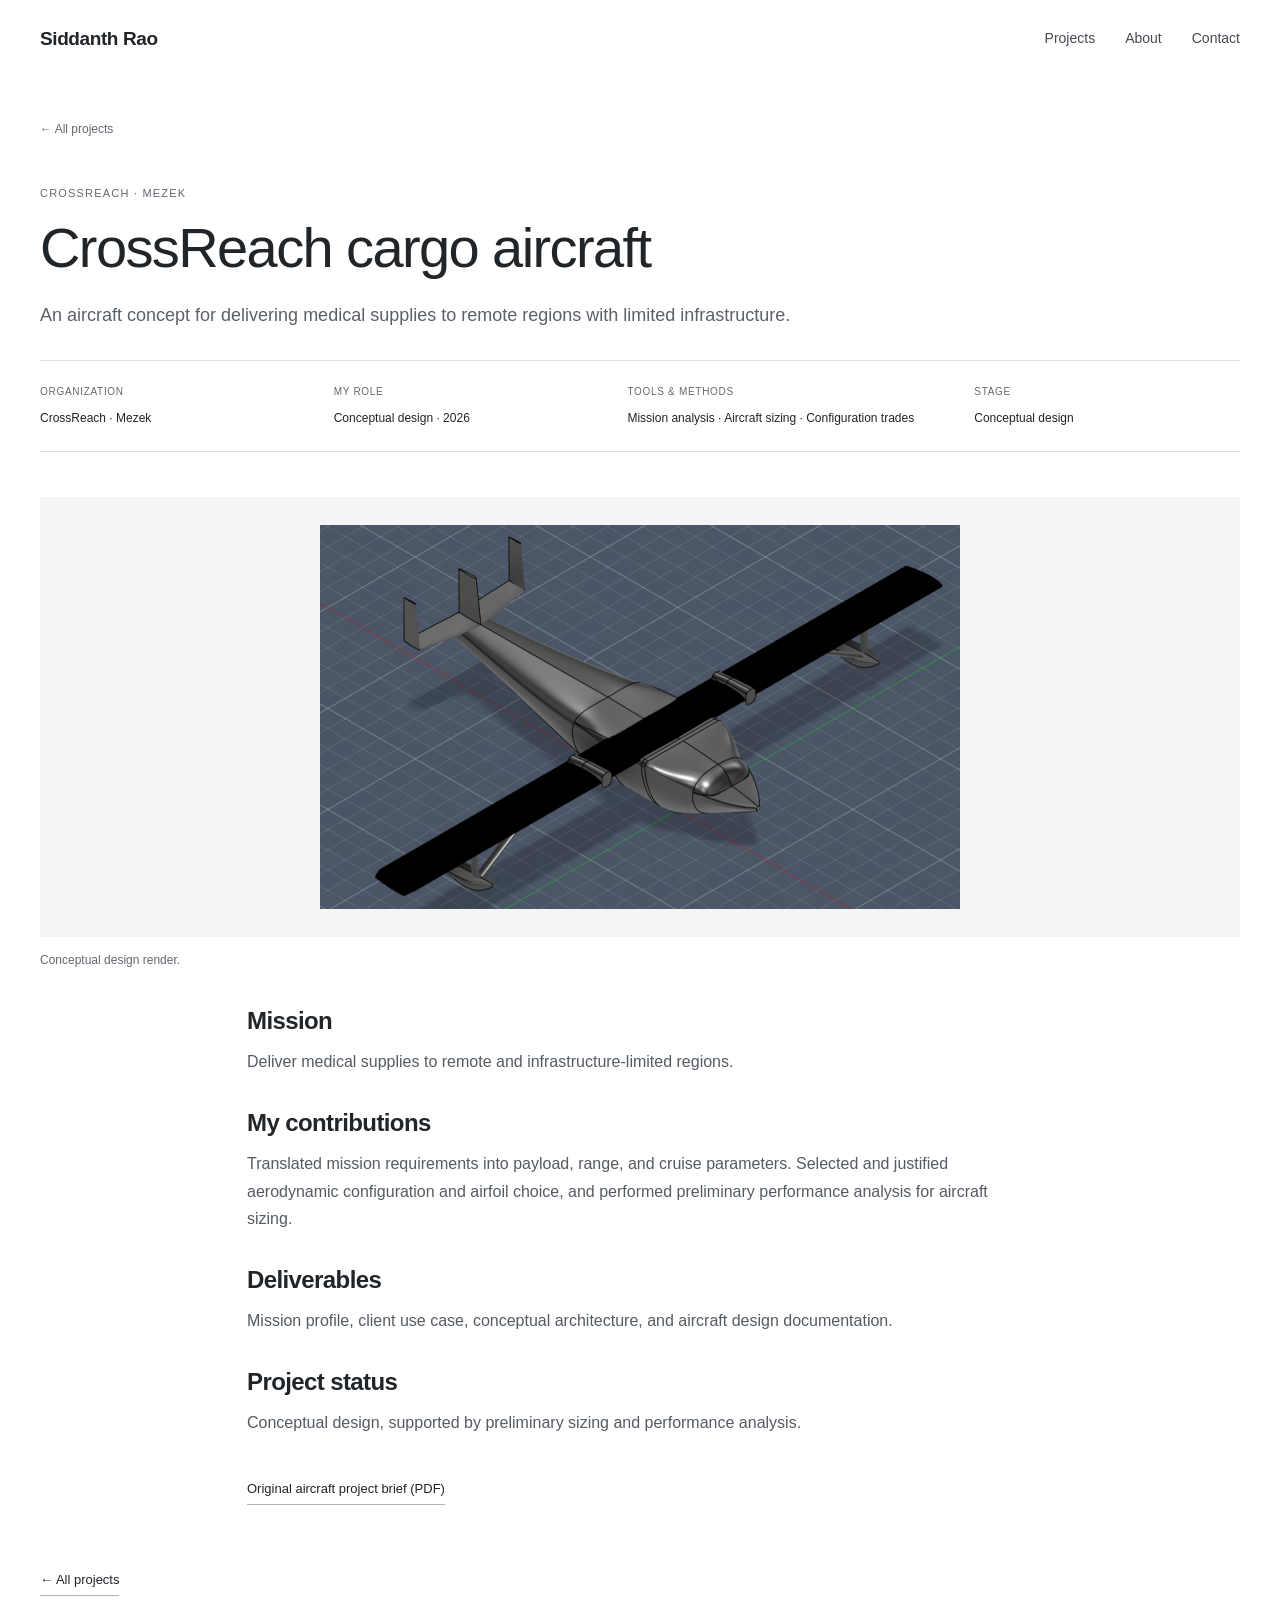
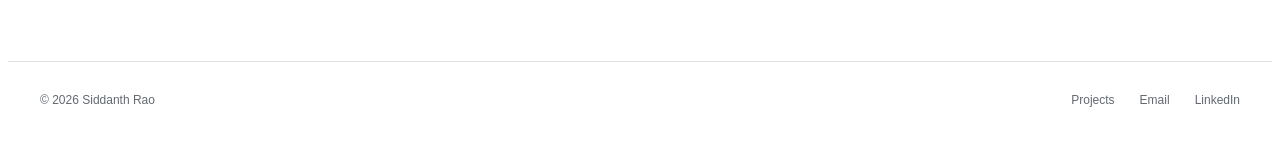
<file: crossreach.html>
<!doctype html><html lang="en"><head><meta charset="utf-8"><meta name="viewport" content="width=device-width,initial-scale=1"><meta name="description" content="An aircraft concept for delivering medical supplies to remote regions with limited infrastructure."><meta name="theme-color" content="#ffffff"><title>CrossReach cargo aircraft | Siddanth Rao</title><link rel="stylesheet" href="style.css"></head><body class="case-page"><a class="skip" href="#main">Skip to content</a><header class="site-header"><a class="brand" href="index.html">Siddanth Rao</a><nav aria-label="Main navigation"><a href="index.html#work">Projects</a><a href="index.html#about">About</a><a href="index.html#contact">Contact</a></nav></header><main id="main"><section class="case-intro"><a class="back-link" href="index.html#work">← All projects</a><p class="eyebrow">CrossReach · Mezek</p><h1>CrossReach cargo aircraft</h1><p class="case-lead">An aircraft concept for delivering medical supplies to remote regions with limited infrastructure.</p><dl class="case-meta"><div><dt>ORGANIZATION</dt><dd>CrossReach · Mezek</dd></div><div><dt>MY ROLE</dt><dd>Conceptual design · 2026</dd></div><div><dt>TOOLS & METHODS</dt><dd>Mission analysis · Aircraft sizing · Configuration trades</dd></div><div><dt>STAGE</dt><dd>Conceptual design</dd></div></dl></section><figure class="project-overview-image "><img src="assets/project-0.png" alt="CrossReach cargo aircraft conceptual CAD render" loading="lazy"><figcaption>Conceptual design render.</figcaption></figure><section class="project-text"><h2>Mission</h2><p>Deliver medical supplies to remote and infrastructure-limited regions.</p><h2>My contributions</h2><p>Translated mission requirements into payload, range, and cruise parameters. Selected and justified aerodynamic configuration and airfoil choice, and performed preliminary performance analysis for aircraft sizing.</p><h2>Deliverables</h2><p>Mission profile, client use case, conceptual architecture, and aircraft design documentation.</p><h2>Project status</h2><p>Conceptual design, supported by preliminary sizing and performance analysis.</p><a class="text-link" href="assets/aircraft-project-brief.pdf" target="_blank" rel="noopener">Original aircraft project brief (PDF)</a></section><div class="project-end"><a class="text-link" href="index.html#work">← All projects</a></div></main><footer><span>© 2026 Siddanth Rao</span><a href="index.html#work">Projects</a><a href="mailto:sidrao9589@gmail.com">Email</a><a href="https://www.linkedin.com/in/siddanth-rao-95852024b" target="_blank" rel="noopener">LinkedIn</a></footer></body></html>
</file>
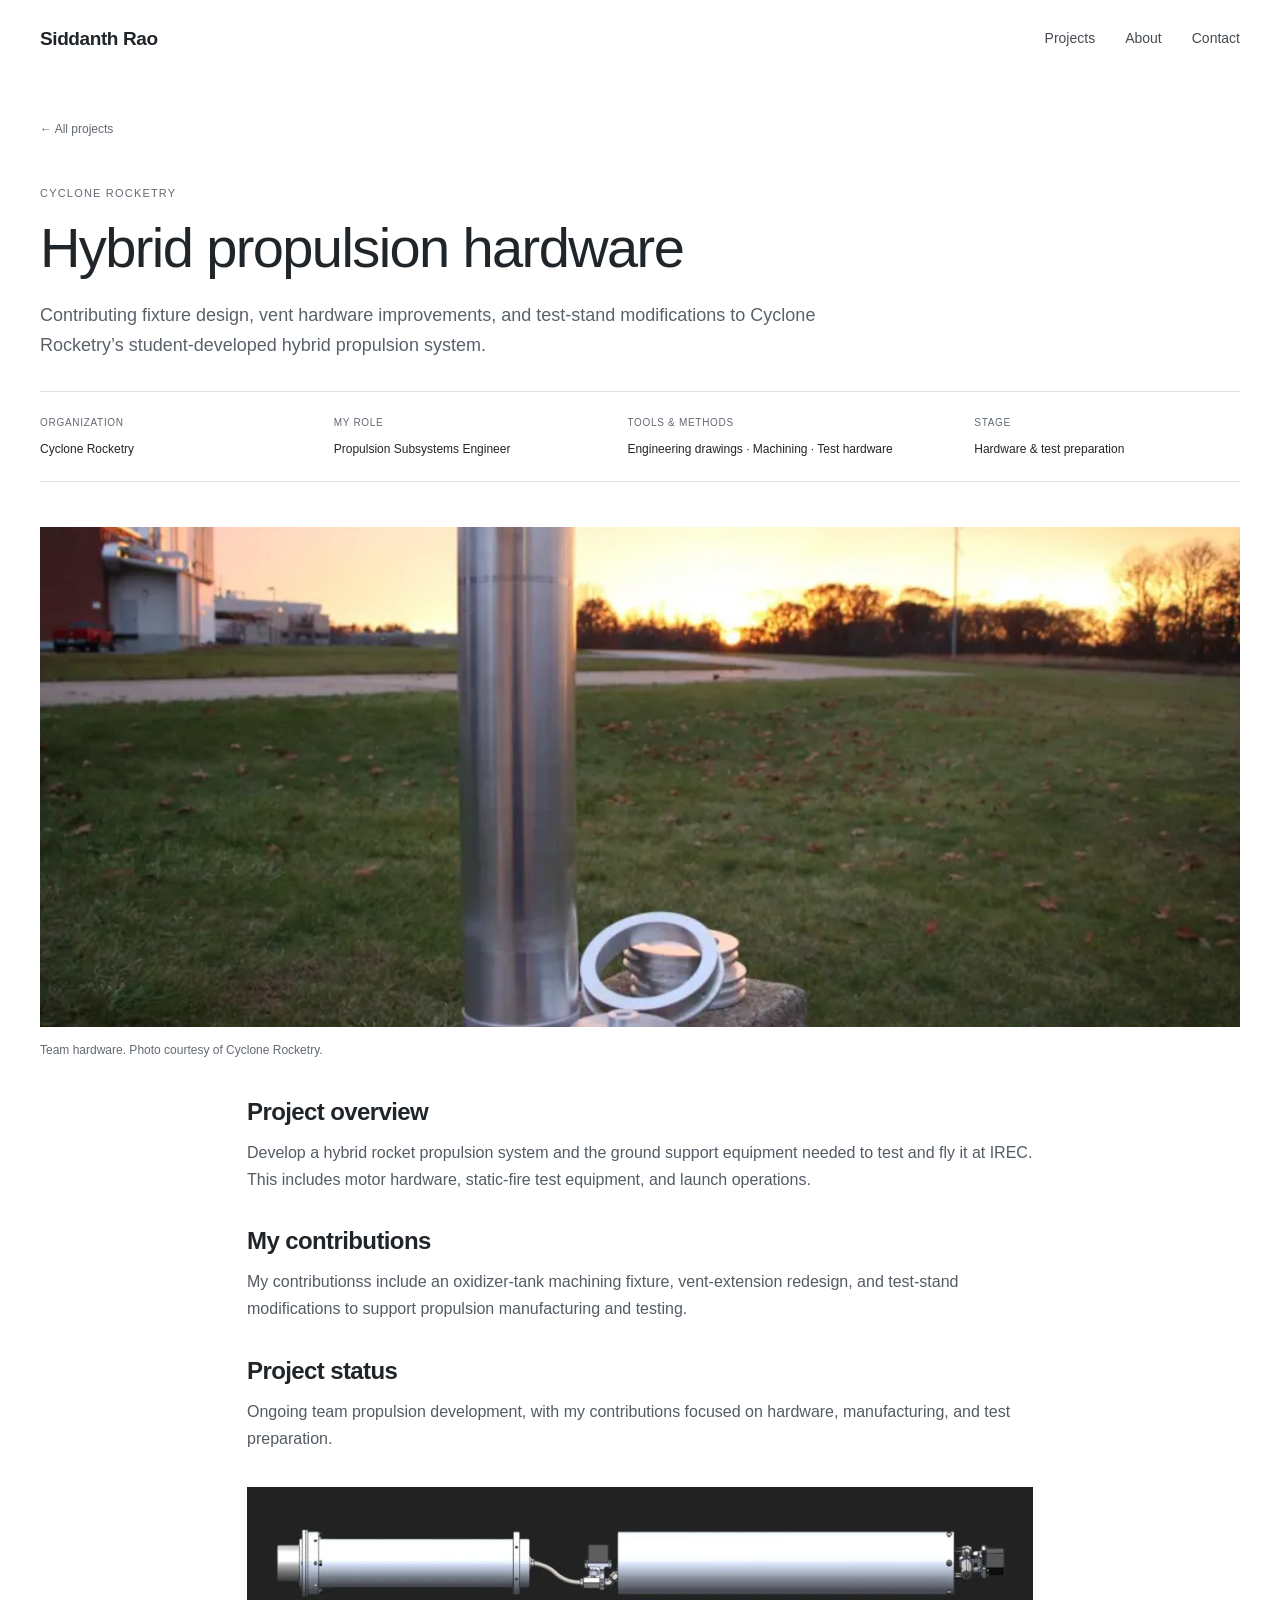
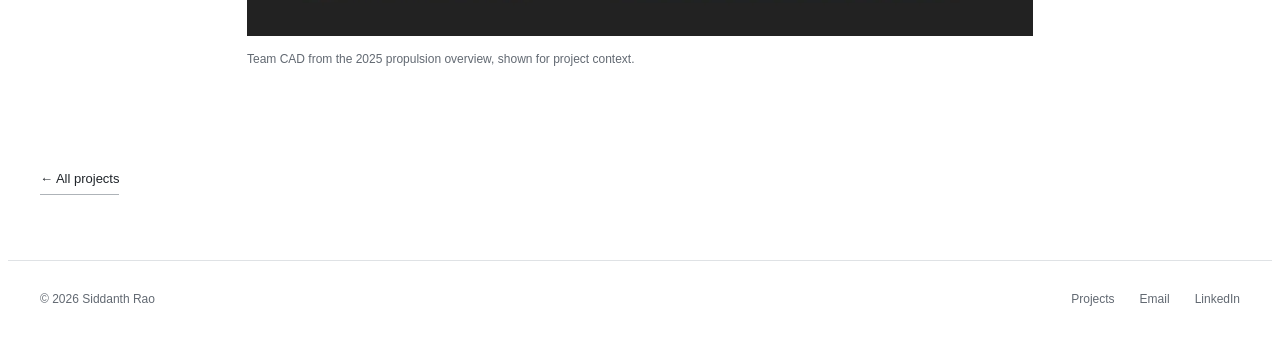
<file: cyclone.html>
<!doctype html><html lang="en"><head><meta charset="utf-8"><meta name="viewport" content="width=device-width,initial-scale=1"><meta name="description" content="Contributing fixture design, vent hardware improvements, and test-stand modifications to Cyclone Rocketry’s student-developed hybrid propulsion system."><meta name="theme-color" content="#ffffff"><title>Hybrid propulsion hardware | Siddanth Rao</title><link rel="stylesheet" href="style.css"></head><body class="case-page"><a class="skip" href="#main">Skip to content</a><header class="site-header"><a class="brand" href="index.html">Siddanth Rao</a><nav aria-label="Main navigation"><a href="index.html#work">Projects</a><a href="index.html#about">About</a><a href="index.html#contact">Contact</a></nav></header><main id="main"><section class="case-intro"><a class="back-link" href="index.html#work">← All projects</a><p class="eyebrow">Cyclone Rocketry</p><h1>Hybrid propulsion hardware</h1><p class="case-lead">Contributing fixture design, vent hardware improvements, and test-stand modifications to Cyclone Rocketry’s student-developed hybrid propulsion system.</p><dl class="case-meta"><div><dt>ORGANIZATION</dt><dd>Cyclone Rocketry</dd></div><div><dt>MY ROLE</dt><dd>Propulsion Subsystems Engineer</dd></div><div><dt>TOOLS & METHODS</dt><dd>Engineering drawings · Machining · Test hardware</dd></div><div><dt>STAGE</dt><dd>Hardware & test preparation</dd></div></dl></section><figure class="project-overview-image photo"><img src="assets/cyclone-hardware.webp" alt="Cyclone Rocketry machined tank and propulsion hardware" loading="lazy"><figcaption>Team hardware. Photo courtesy of Cyclone Rocketry.</figcaption></figure><section class="project-text"><h2>Project overview</h2><p>Develop a hybrid rocket propulsion system and the ground support equipment needed to test and fly it at IREC. This includes motor hardware, static-fire test equipment, and launch operations.</p><h2>My contributions</h2><p>My contributionss include an oxidizer-tank machining fixture, vent-extension redesign, and test-stand modifications to support propulsion manufacturing and testing.</p><h2>Project status</h2><p>Ongoing team propulsion development, with my contributions focused on hardware, manufacturing, and test preparation.</p><figure class="inline-figure"><img src="assets/cyclone-assembly.webp" alt="Side view of Cyclone Rocketry’s 2025 hybrid propulsion assembly" loading="lazy"><figcaption>Team CAD from the 2025 propulsion overview, shown for project context.</figcaption></figure></section><div class="project-end"><a class="text-link" href="index.html#work">← All projects</a></div></main><footer><span>© 2026 Siddanth Rao</span><a href="index.html#work">Projects</a><a href="mailto:sidrao9589@gmail.com">Email</a><a href="https://www.linkedin.com/in/siddanth-rao-95852024b" target="_blank" rel="noopener">LinkedIn</a></footer></body></html>
</file>
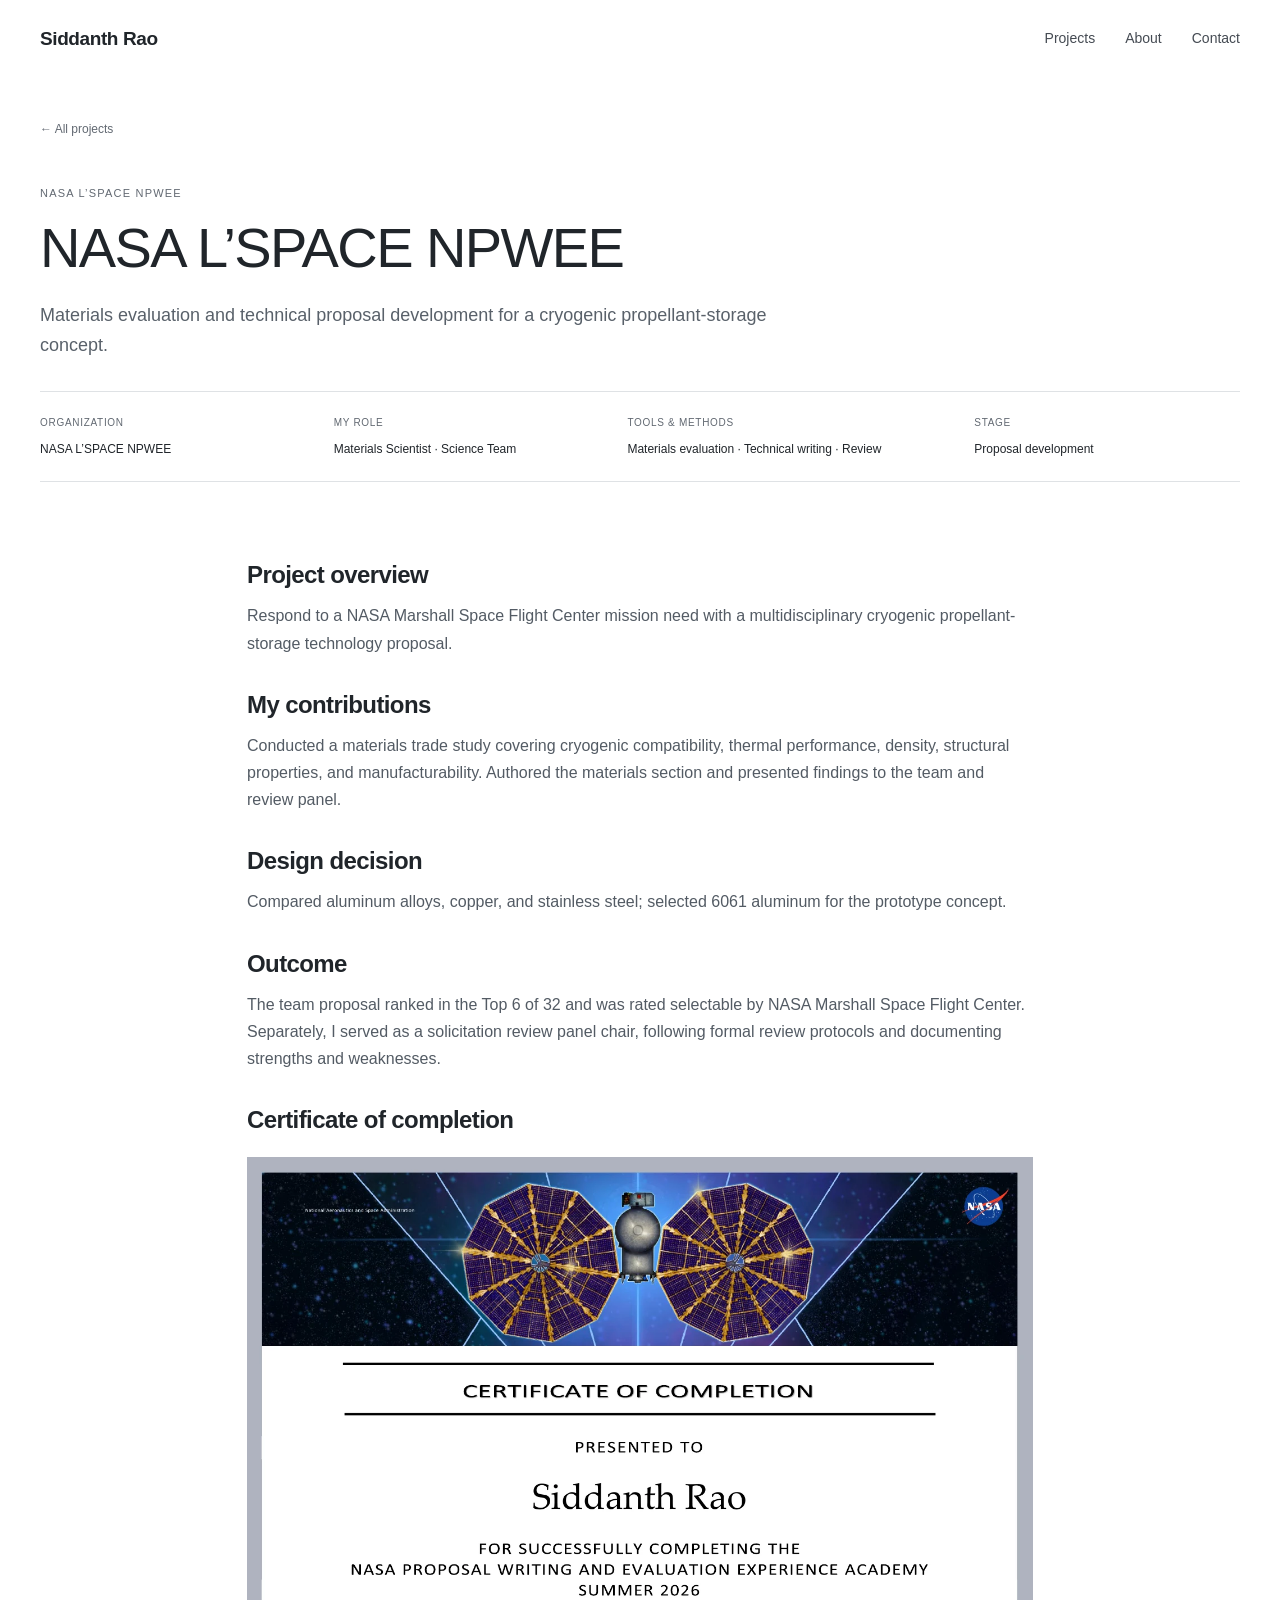
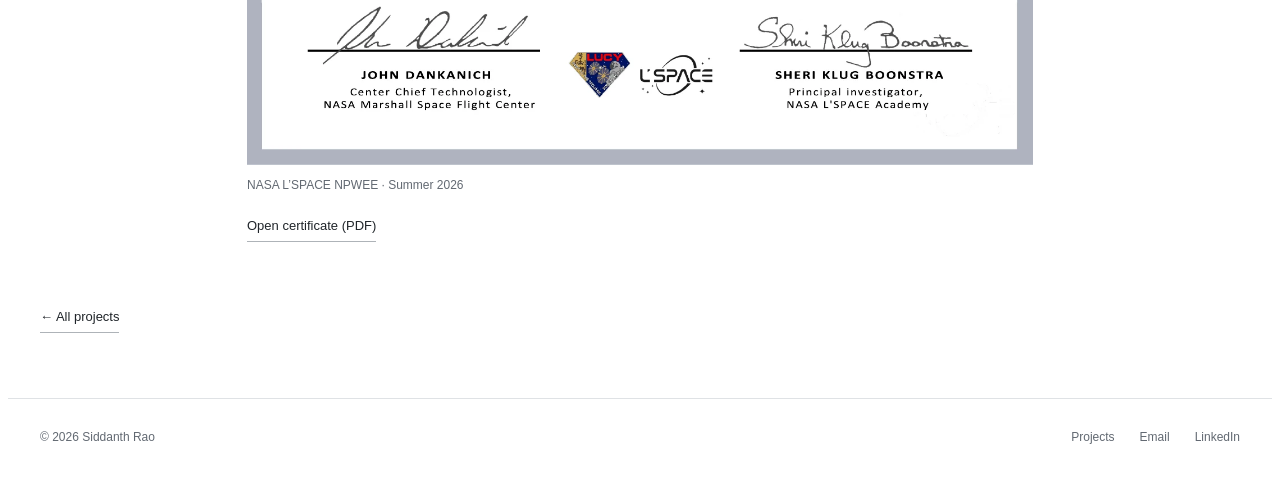
<file: lspace.html>
<!doctype html><html lang="en"><head><meta charset="utf-8"><meta name="viewport" content="width=device-width,initial-scale=1"><meta name="description" content="Materials evaluation and technical proposal development for a cryogenic propellant-storage concept."><meta name="theme-color" content="#ffffff"><title>NASA L’SPACE NPWEE | Siddanth Rao</title><link rel="stylesheet" href="style.css"></head><body class="case-page"><a class="skip" href="#main">Skip to content</a><header class="site-header"><a class="brand" href="index.html">Siddanth Rao</a><nav aria-label="Main navigation"><a href="index.html#work">Projects</a><a href="index.html#about">About</a><a href="index.html#contact">Contact</a></nav></header><main id="main"><section class="case-intro"><a class="back-link" href="index.html#work">← All projects</a><p class="eyebrow">NASA L’SPACE NPWEE</p><h1>NASA L’SPACE NPWEE</h1><p class="case-lead">Materials evaluation and technical proposal development for a cryogenic propellant-storage concept.</p><dl class="case-meta"><div><dt>ORGANIZATION</dt><dd>NASA L’SPACE NPWEE</dd></div><div><dt>MY ROLE</dt><dd>Materials Scientist · Science Team</dd></div><div><dt>TOOLS & METHODS</dt><dd>Materials evaluation · Technical writing · Review</dd></div><div><dt>STAGE</dt><dd>Proposal development</dd></div></dl></section><section class="project-text"><h2>Project overview</h2><p>Respond to a NASA Marshall Space Flight Center mission need with a multidisciplinary cryogenic propellant-storage technology proposal.</p><h2>My contributions</h2><p>Conducted a materials trade study covering cryogenic compatibility, thermal performance, density, structural properties, and manufacturability. Authored the materials section and presented findings to the team and review panel.</p><h2>Design decision</h2><p>Compared aluminum alloys, copper, and stainless steel; selected 6061 aluminum for the prototype concept.</p><h2>Outcome</h2><p>The team proposal ranked in the Top 6 of 32 and was rated selectable by NASA Marshall Space Flight Center. Separately, I served as a solicitation review panel chair, following formal review protocols and documenting strengths and weaknesses.</p><h2 id="certificate">Certificate of completion</h2><figure class="certificate-preview"><a href="assets/lspace-certificate.pdf" target="_blank" rel="noopener" aria-label="Open NASA L’SPACE NPWEE completion certificate PDF"><img src="assets/lspace-certificate.webp" alt="Certificate presented to Siddanth Rao for completing the NASA Proposal Writing and Evaluation Experience Academy, Summer 2026" loading="lazy" width="1400" height="1082"></a><figcaption>NASA L’SPACE NPWEE · Summer 2026</figcaption></figure><a class="text-link" href="assets/lspace-certificate.pdf" target="_blank" rel="noopener">Open certificate (PDF)</a></section><div class="project-end"><a class="text-link" href="index.html#work">← All projects</a></div></main><footer><span>© 2026 Siddanth Rao</span><a href="index.html#work">Projects</a><a href="mailto:sidrao9589@gmail.com">Email</a><a href="https://www.linkedin.com/in/siddanth-rao-95852024b" target="_blank" rel="noopener">LinkedIn</a></footer></body></html>
</file>
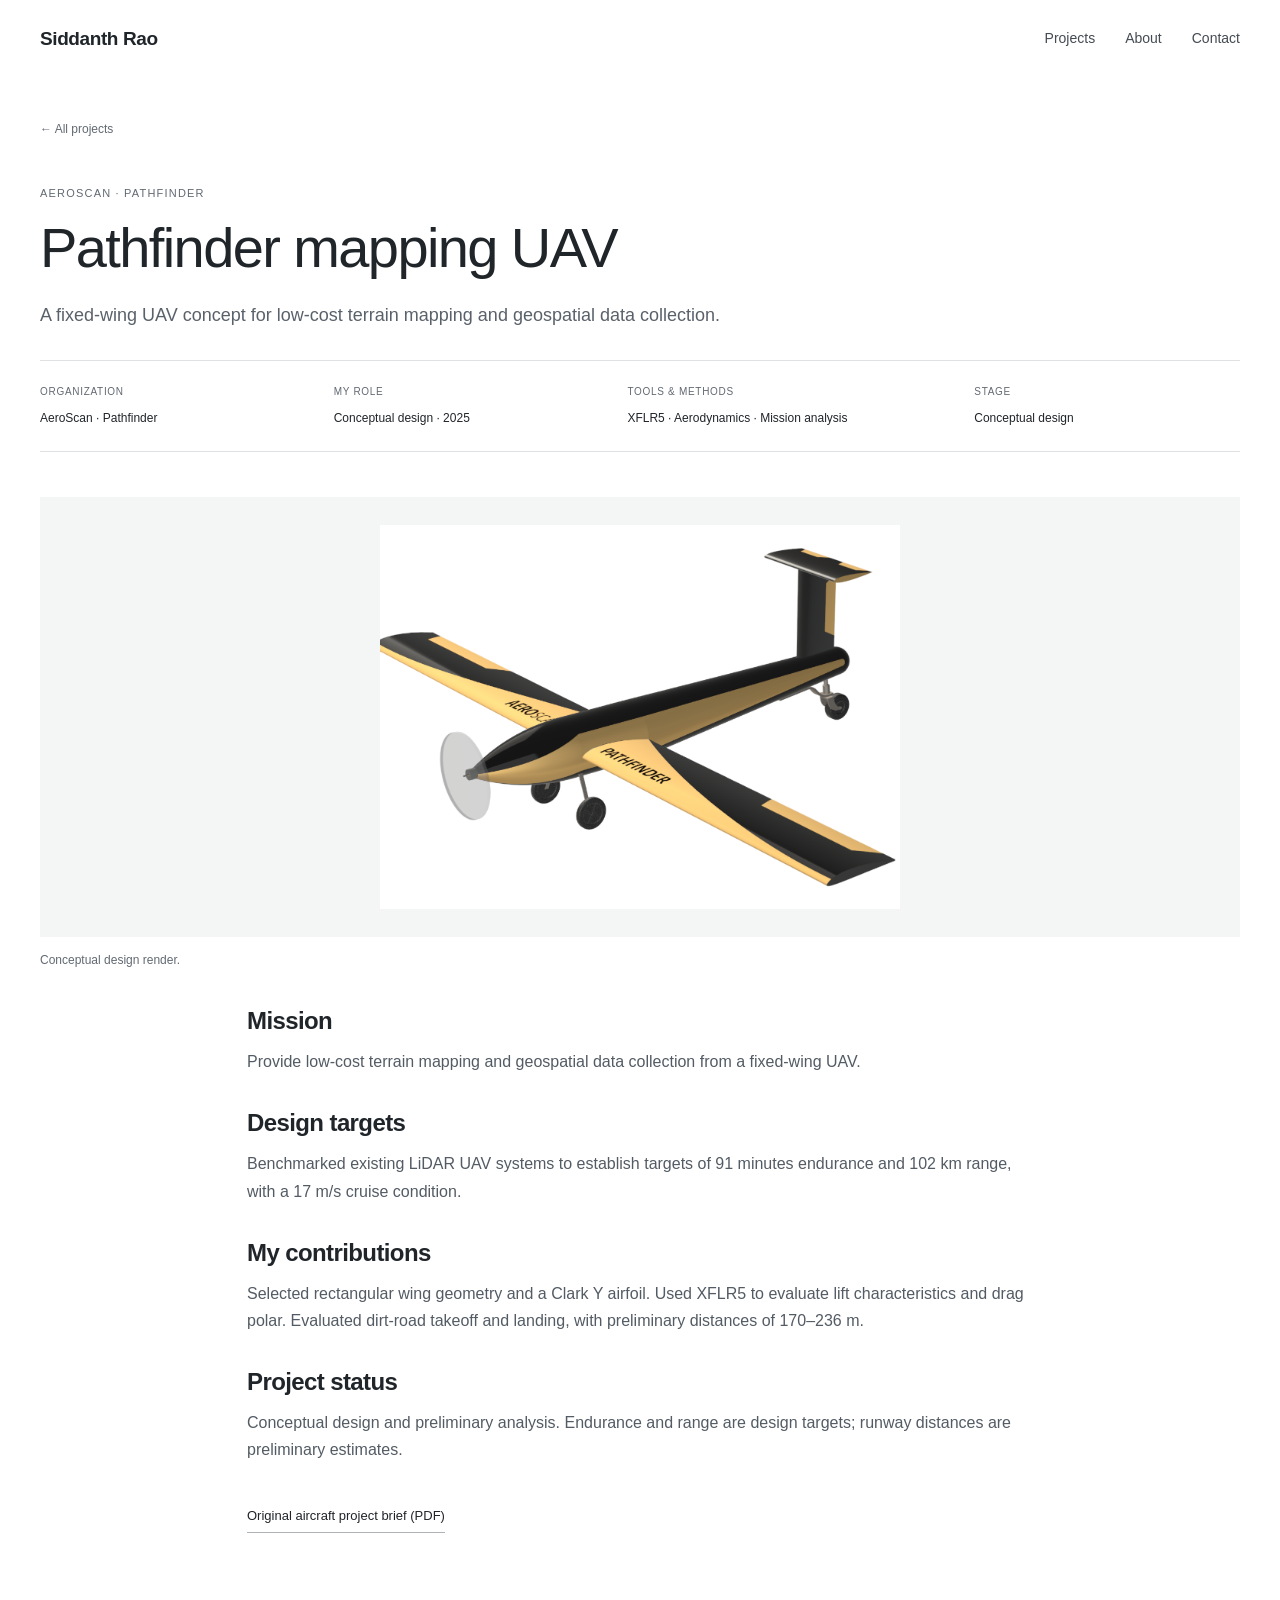
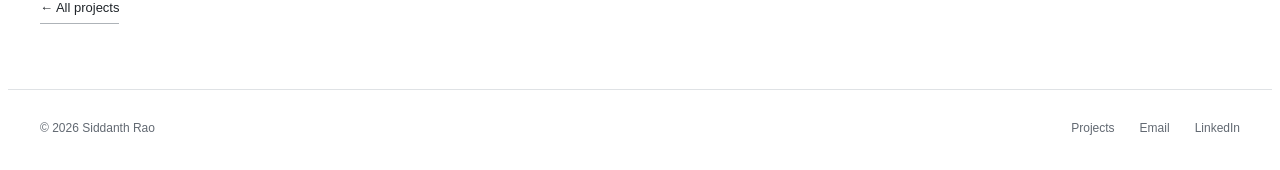
<file: pathfinder.html>
<!doctype html><html lang="en"><head><meta charset="utf-8"><meta name="viewport" content="width=device-width,initial-scale=1"><meta name="description" content="A fixed-wing UAV concept for low-cost terrain mapping and geospatial data collection."><meta name="theme-color" content="#ffffff"><title>Pathfinder mapping UAV | Siddanth Rao</title><link rel="stylesheet" href="style.css"></head><body class="case-page"><a class="skip" href="#main">Skip to content</a><header class="site-header"><a class="brand" href="index.html">Siddanth Rao</a><nav aria-label="Main navigation"><a href="index.html#work">Projects</a><a href="index.html#about">About</a><a href="index.html#contact">Contact</a></nav></header><main id="main"><section class="case-intro"><a class="back-link" href="index.html#work">← All projects</a><p class="eyebrow">AeroScan · Pathfinder</p><h1>Pathfinder mapping UAV</h1><p class="case-lead">A fixed-wing UAV concept for low-cost terrain mapping and geospatial data collection.</p><dl class="case-meta"><div><dt>ORGANIZATION</dt><dd>AeroScan · Pathfinder</dd></div><div><dt>MY ROLE</dt><dd>Conceptual design · 2025</dd></div><div><dt>TOOLS & METHODS</dt><dd>XFLR5 · Aerodynamics · Mission analysis</dd></div><div><dt>STAGE</dt><dd>Conceptual design</dd></div></dl></section><figure class="project-overview-image "><img src="assets/project-1.png" alt="Pathfinder fixed-wing mapping UAV conceptual render" loading="lazy"><figcaption>Conceptual design render.</figcaption></figure><section class="project-text"><h2>Mission</h2><p>Provide low-cost terrain mapping and geospatial data collection from a fixed-wing UAV.</p><h2>Design targets</h2><p>Benchmarked existing LiDAR UAV systems to establish targets of 91 minutes endurance and 102 km range, with a 17 m/s cruise condition.</p><h2>My contributions</h2><p>Selected rectangular wing geometry and a Clark Y airfoil. Used XFLR5 to evaluate lift characteristics and drag polar. Evaluated dirt-road takeoff and landing, with preliminary distances of 170–236 m.</p><h2>Project status</h2><p>Conceptual design and preliminary analysis. Endurance and range are design targets; runway distances are preliminary estimates.</p><a class="text-link" href="assets/aircraft-project-brief.pdf" target="_blank" rel="noopener">Original aircraft project brief (PDF)</a></section><div class="project-end"><a class="text-link" href="index.html#work">← All projects</a></div></main><footer><span>© 2026 Siddanth Rao</span><a href="index.html#work">Projects</a><a href="mailto:sidrao9589@gmail.com">Email</a><a href="https://www.linkedin.com/in/siddanth-rao-95852024b" target="_blank" rel="noopener">LinkedIn</a></footer></body></html>
</file>
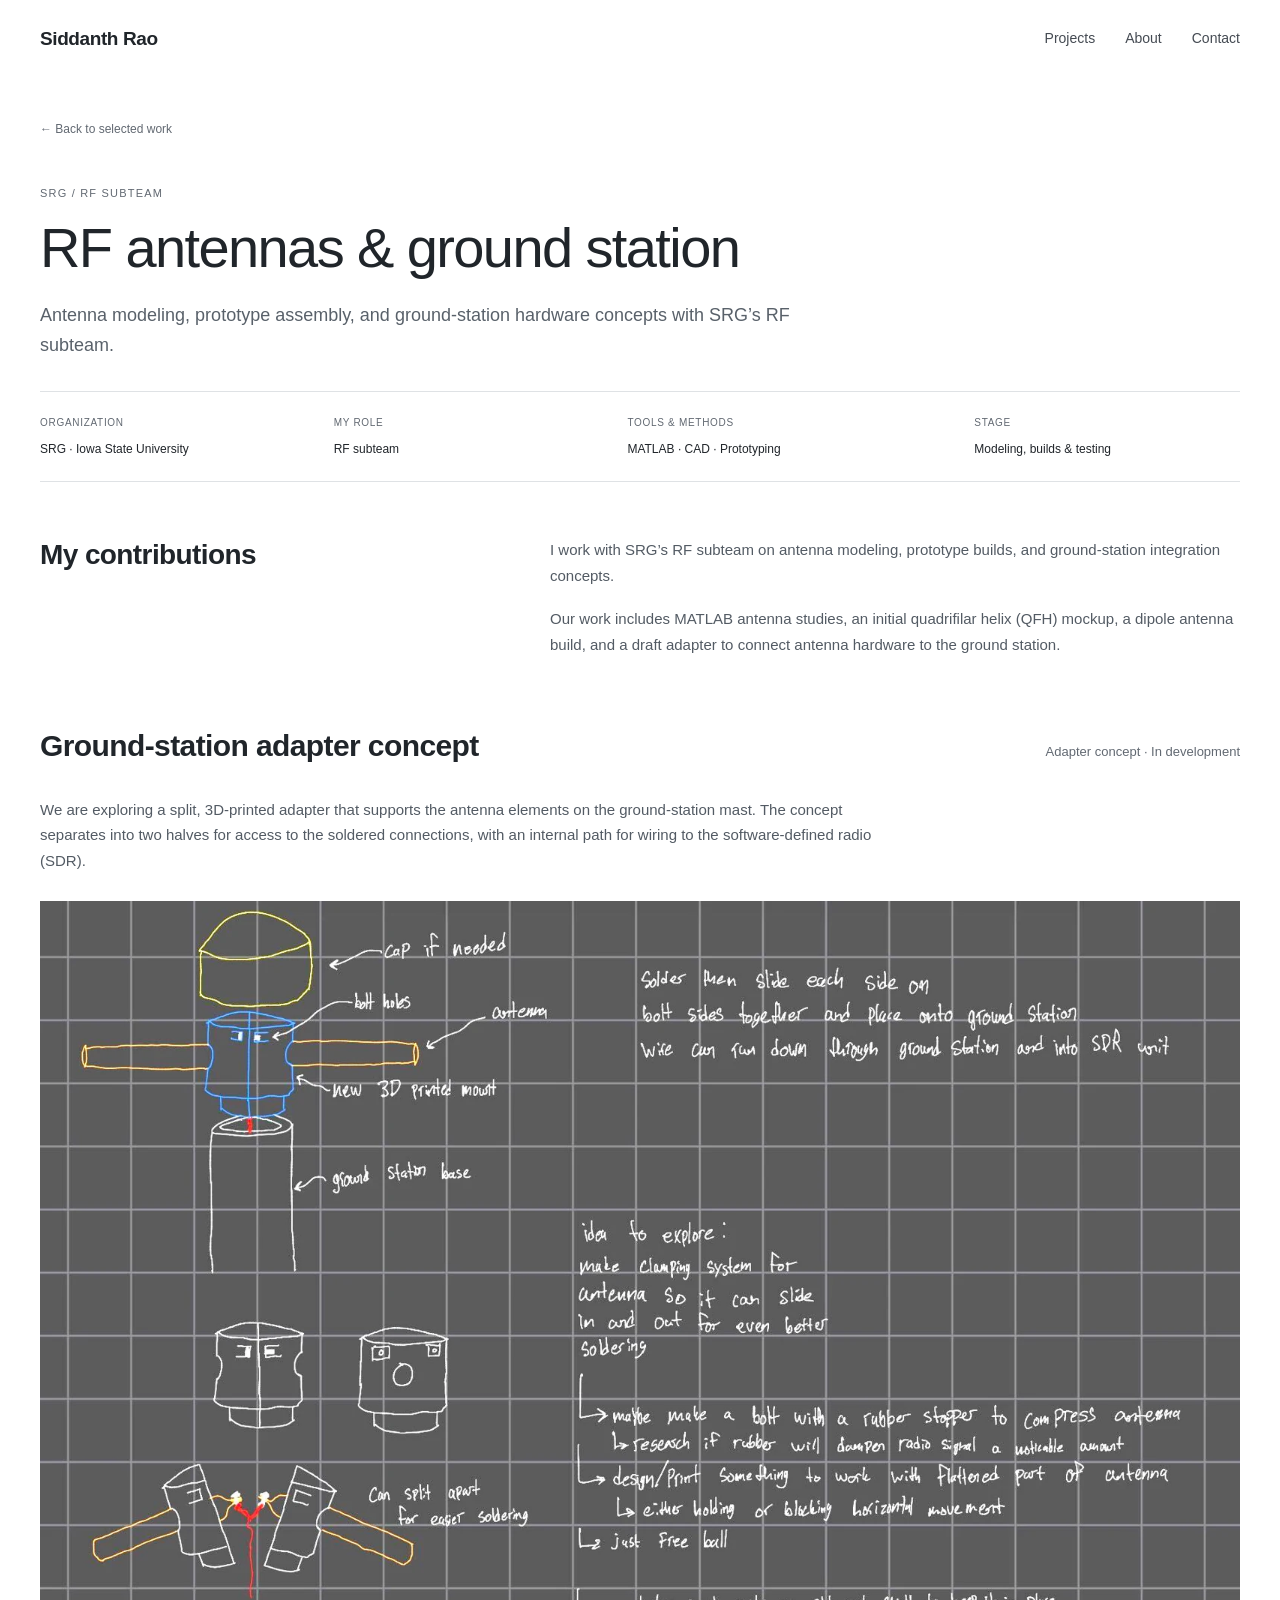
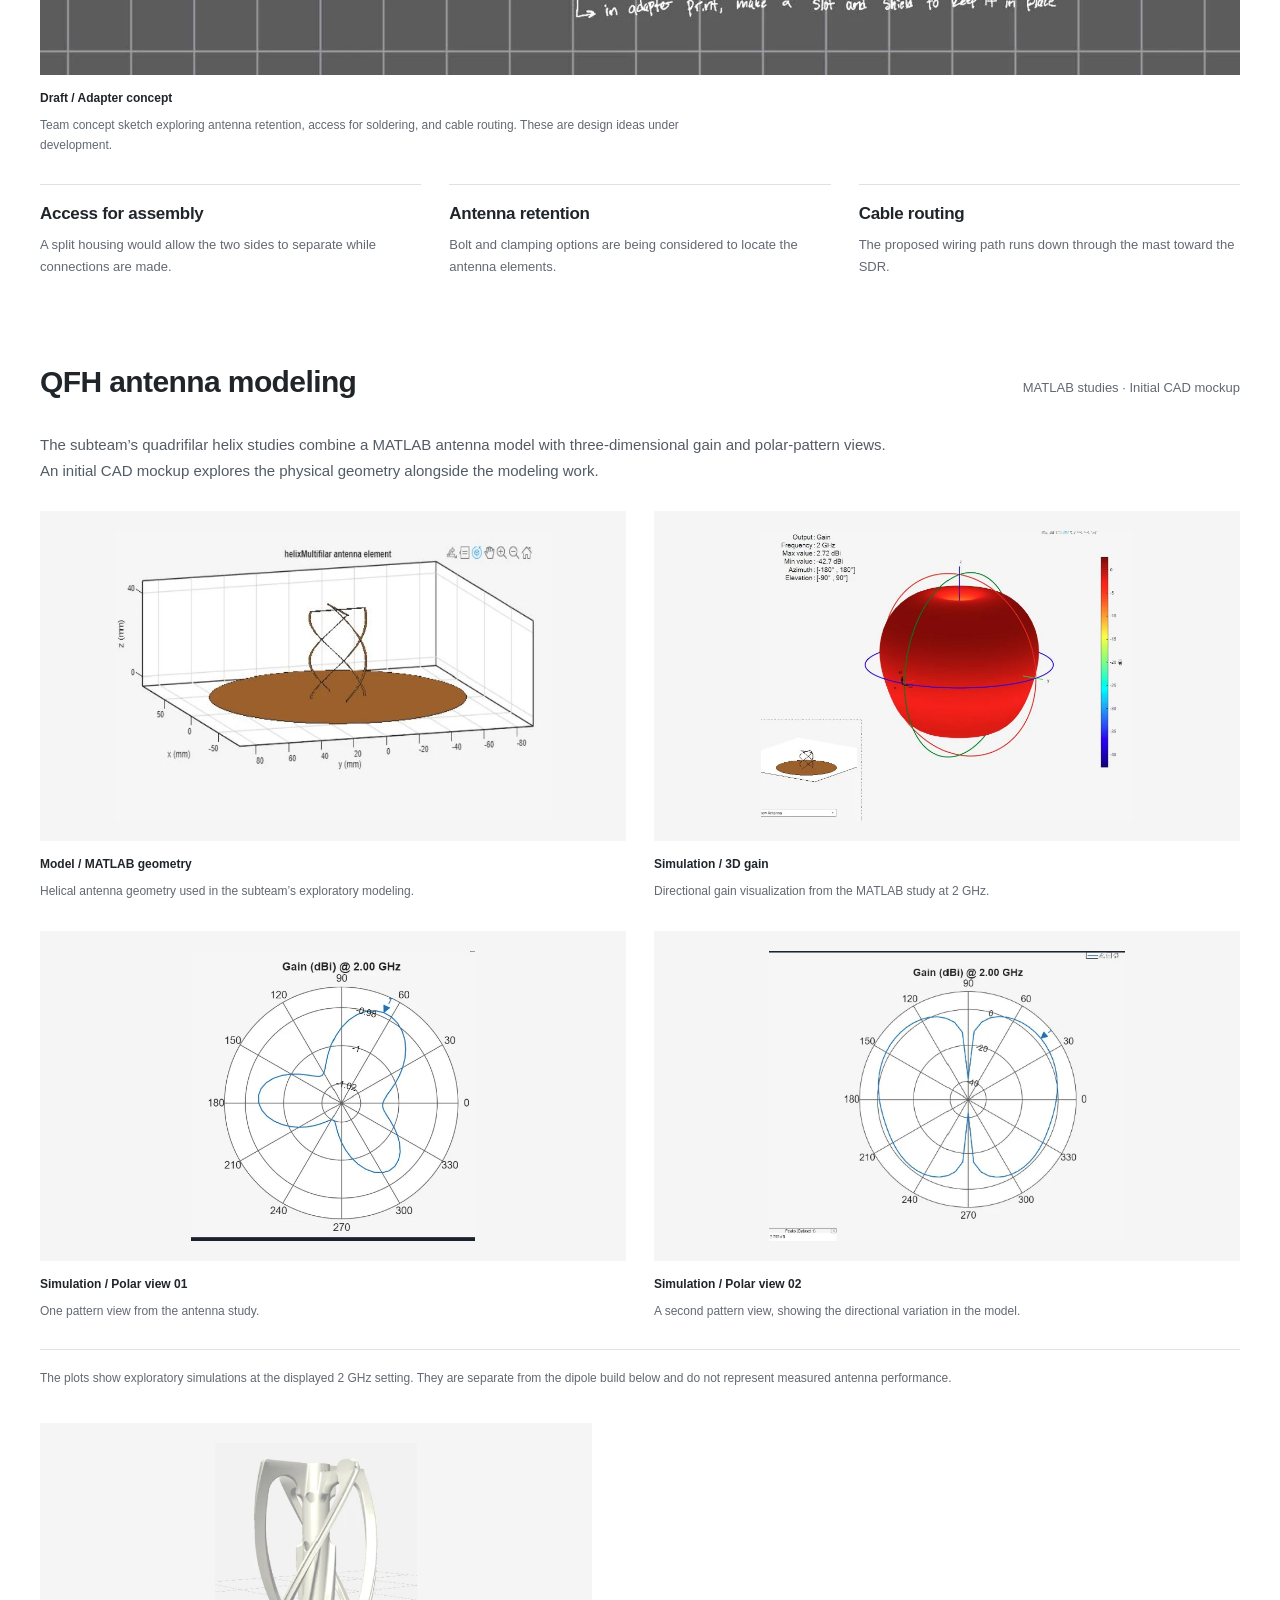
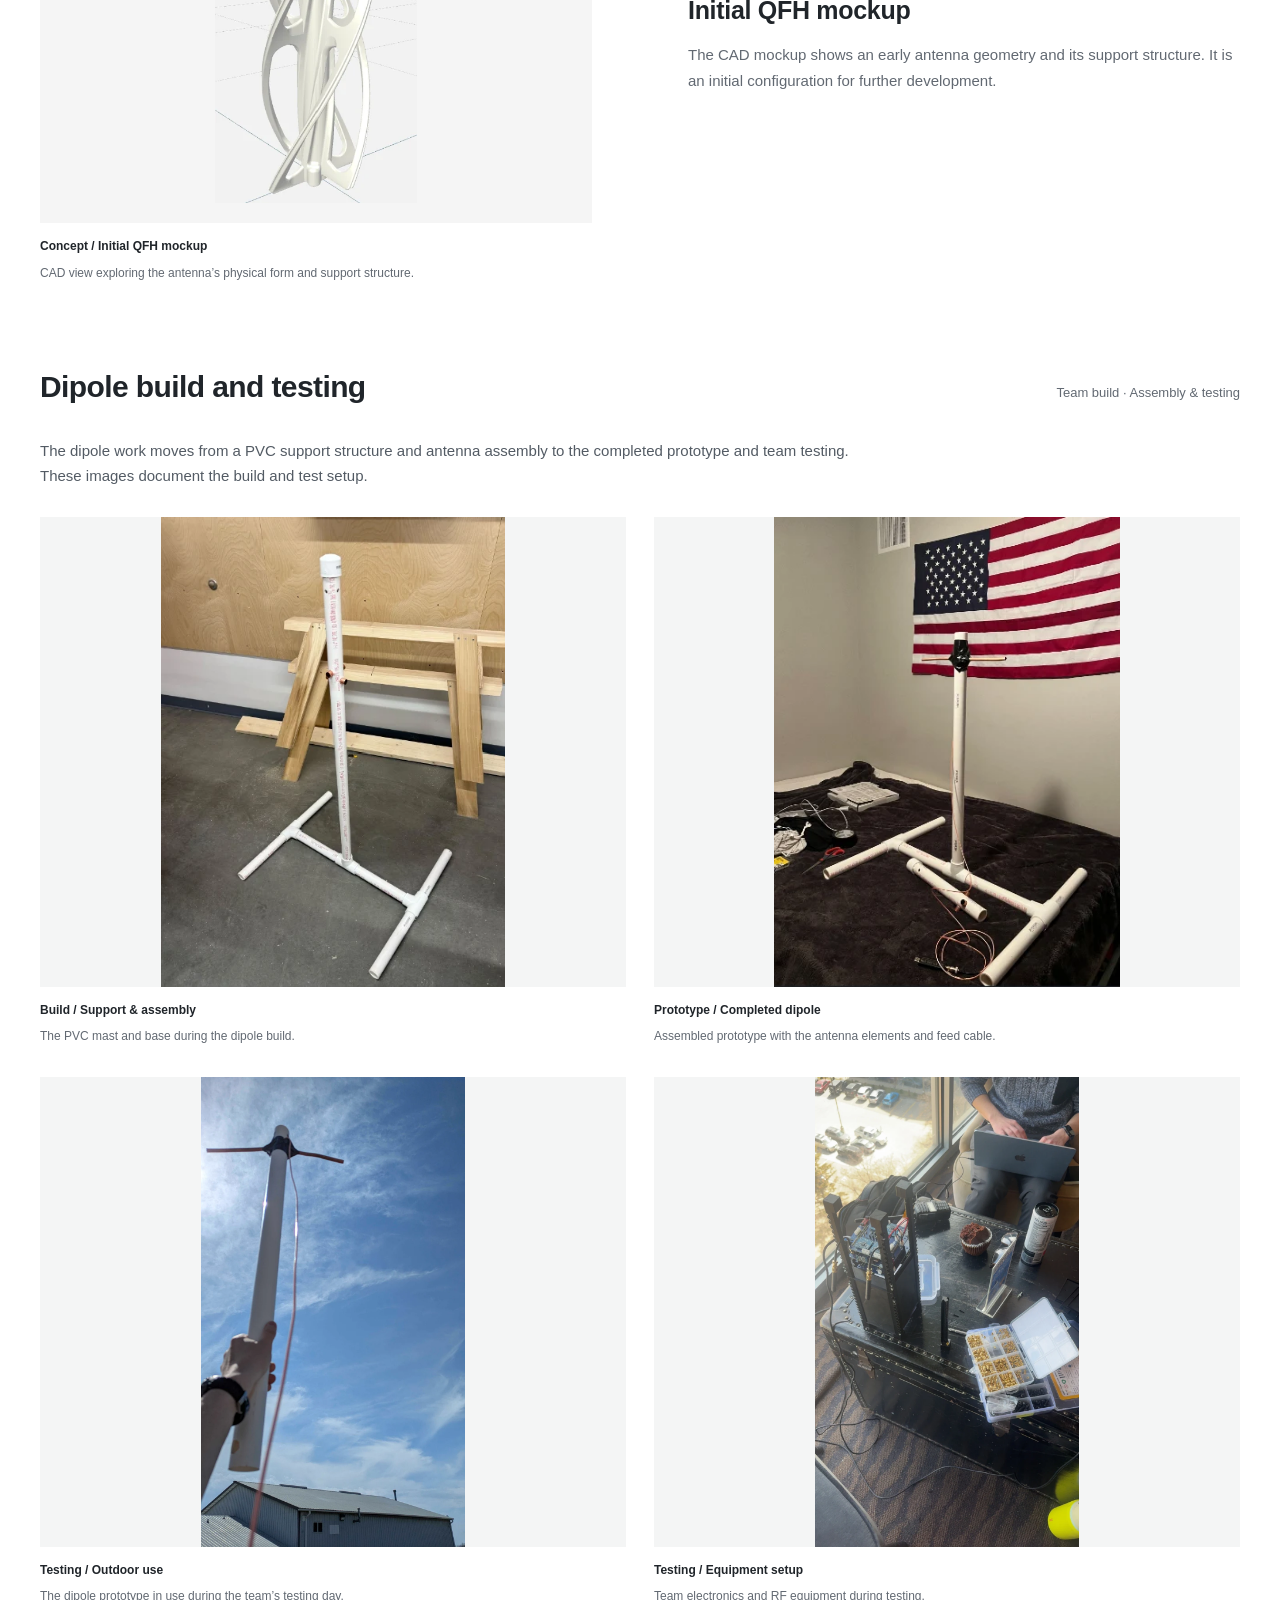
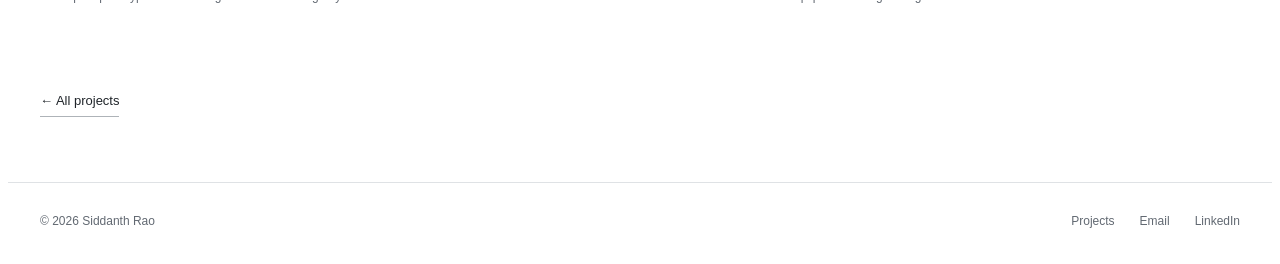
<file: srg.html>
<!doctype html>
<html lang="en">
<head>
  <meta charset="utf-8">
  <meta name="viewport" content="width=device-width,initial-scale=1">
  <meta name="description" content="Siddanth Rao’s SRG RF subteam work: ground-station adapter concepts, MATLAB antenna modeling, QFH mockups, and dipole prototyping and testing.">
  <meta name="theme-color" content="#f3f2ed">
  <title>SRG RF & Ground Station | Siddanth Rao</title>
  <link rel="stylesheet" href="style.css">
</head>
<body class="case-page rf-page">
<a class="skip" href="#main">Skip to content</a>
<header class="site-header"><a class="brand" href="index.html">Siddanth Rao</a><nav aria-label="Main navigation"><a href="index.html#work">Projects</a><a href="index.html#about">About</a><a href="index.html#contact">Contact</a></nav></header>
<main id="main">
  <section class="case-intro">
    <a class="back-link" href="index.html#srg">← Back to selected work</a>
    <div class="eyebrow">SRG / RF SUBTEAM</div>
    <h1>RF antennas & ground station</h1>
    <p class="case-lead">Antenna modeling, prototype assembly, and ground-station hardware concepts with SRG’s RF subteam.</p>
    <dl class="case-meta">
      <div><dt>ORGANIZATION</dt><dd>SRG · Iowa State University</dd></div>
      <div><dt>MY ROLE</dt><dd>RF subteam</dd></div>
      <div><dt>TOOLS & METHODS</dt><dd>MATLAB · CAD · Prototyping</dd></div>
      <div><dt>STAGE</dt><dd>Modeling, builds & testing</dd></div>
    </dl>
  </section>

  <section id="contribution" class="case-narrative rf-intro">
    <div><h2>My contributions</h2></div>
    <div><p>I work with SRG’s RF subteam on antenna modeling, prototype builds, and ground-station integration concepts.</p><p>Our work includes MATLAB antenna studies, an initial quadrifilar helix (QFH) mockup, a dipole antenna build, and a draft adapter to connect antenna hardware to the ground station.</p></div>
  </section>

  <section id="adapter" class="rf-section rf-tinted">
    <div class="section-heading"><div><h2>Ground-station adapter concept</h2></div><p>Adapter concept · In development</p></div>
    <p class="rf-section-lead">We are exploring a split, 3D-printed adapter that supports the antenna elements on the ground-station mast. The concept separates into two halves for access to the soldered connections, with an internal path for wiring to the software-defined radio (SDR).</p>
    <figure class="rf-figure rf-sketch"><a href="assets/srg-adapter-concept.webp" target="_blank" rel="noopener" aria-label="Open full ground-station adapter concept sketch"><img src="assets/srg-adapter-concept.webp" alt="Hand-drawn adapter concept with two bolted halves, antenna openings, an optional cap, and wiring through the mast" loading="lazy" width="1600" height="1032"></a><figcaption><b>Draft / Adapter concept</b><span>Team concept sketch exploring antenna retention, access for soldering, and cable routing. These are design ideas under development.</span></figcaption></figure>
    <div class="rf-decisions"><div><h3>Access for assembly</h3><p>A split housing would allow the two sides to separate while connections are made.</p></div><div><h3>Antenna retention</h3><p>Bolt and clamping options are being considered to locate the antenna elements.</p></div><div><h3>Cable routing</h3><p>The proposed wiring path runs down through the mast toward the SDR.</p></div></div>
  </section>

  <section id="modeling" class="rf-section">
    <div class="section-heading"><div><h2>QFH antenna modeling</h2></div><p>MATLAB studies · Initial CAD mockup</p></div>
    <p class="rf-section-lead">The subteam’s quadrifilar helix studies combine a MATLAB antenna model with three-dimensional gain and polar-pattern views. An initial CAD mockup explores the physical geometry alongside the modeling work.</p>
    <div class="rf-model-grid">
      <figure class="rf-figure"><a class="rf-image-panel" href="assets/srg-qfh-model.webp" target="_blank" rel="noopener"><img src="assets/srg-qfh-model.webp" alt="MATLAB helixMultifilar antenna geometry with axes in millimeters" loading="lazy" width="802" height="534"></a><figcaption><b>Model / MATLAB geometry</b><span>Helical antenna geometry used in the subteam’s exploratory modeling.</span></figcaption></figure>
      <figure class="rf-figure"><a class="rf-image-panel" href="assets/srg-qfh-gain-3d.webp" target="_blank" rel="noopener"><img src="assets/srg-qfh-gain-3d.webp" alt="Three-dimensional MATLAB simulated antenna gain pattern at 2 GHz" loading="lazy" width="704" height="548"></a><figcaption><b>Simulation / 3D gain</b><span>Directional gain visualization from the MATLAB study at 2 GHz.</span></figcaption></figure>
      <figure class="rf-figure"><a class="rf-image-panel" href="assets/srg-qfh-pattern-azimuth.webp" target="_blank" rel="noopener"><img src="assets/srg-qfh-pattern-azimuth.webp" alt="MATLAB polar gain plot at 2 GHz with three lobes" loading="lazy" width="540" height="552"></a><figcaption><b>Simulation / Polar view 01</b><span>One pattern view from the antenna study.</span></figcaption></figure>
      <figure class="rf-figure"><a class="rf-image-panel" href="assets/srg-qfh-pattern-elevation.webp" target="_blank" rel="noopener"><img src="assets/srg-qfh-pattern-elevation.webp" alt="MATLAB polar gain plot at 2 GHz showing two lobes and deep nulls" loading="lazy" width="542" height="442"></a><figcaption><b>Simulation / Polar view 02</b><span>A second pattern view, showing the directional variation in the model.</span></figcaption></figure>
    </div>
    <p class="rf-note">The plots show exploratory simulations at the displayed 2 GHz setting. They are separate from the dipole build below and do not represent measured antenna performance.</p>
    <div class="rf-mockup">
      <figure class="rf-figure"><a class="rf-image-panel" href="assets/srg-qfh-cad-mockup.webp" target="_blank" rel="noopener"><img src="assets/srg-qfh-cad-mockup.webp" alt="Initial QFH CAD mockup with helical paths around a central support" loading="lazy" width="346" height="618"></a><figcaption><b>Concept / Initial QFH mockup</b><span>CAD view exploring the antenna’s physical form and support structure.</span></figcaption></figure>
      <div><h3>Initial QFH mockup</h3><p>The CAD mockup shows an early antenna geometry and its support structure. It is an initial configuration for further development.</p></div>
    </div>
  </section>

  <section id="build" class="rf-section rf-tinted">
    <div class="section-heading"><div><h2>Dipole build and testing</h2></div><p>Team build · Assembly & testing</p></div>
    <p class="rf-section-lead">The dipole work moves from a PVC support structure and antenna assembly to the completed prototype and team testing. These images document the build and test setup.</p>
    <div class="rf-build-grid">
      <figure class="rf-figure"><a class="rf-photo-panel" href="assets/srg-dipole-build.webp" target="_blank" rel="noopener"><img src="assets/srg-dipole-build.webp" alt="Dipole support during construction, with a PVC mast and freestanding base" loading="lazy" width="434" height="594"></a><figcaption><b>Build / Support & assembly</b><span>The PVC mast and base during the dipole build.</span></figcaption></figure>
      <figure class="rf-figure"><a class="rf-photo-panel" href="assets/srg-dipole-complete.webp" target="_blank" rel="noopener"><img src="assets/srg-dipole-complete.webp" alt="Completed dipole prototype with PVC support and feed cable" loading="lazy" width="382" height="520"></a><figcaption><b>Prototype / Completed dipole</b><span>Assembled prototype with the antenna elements and feed cable.</span></figcaption></figure>
      <figure class="rf-figure"><a class="rf-photo-panel" href="assets/srg-dipole-field-test.webp" target="_blank" rel="noopener"><img src="assets/srg-dipole-field-test.webp" alt="Dipole antenna held outdoors during the SRG testing day" loading="lazy" width="900" height="1600"></a><figcaption><b>Testing / Outdoor use</b><span>The dipole prototype in use during the team’s testing day.</span></figcaption></figure>
      <figure class="rf-figure"><a class="rf-photo-panel" href="assets/srg-test-setup.webp" target="_blank" rel="noopener"><img src="assets/srg-test-setup.webp" alt="Team test setup with electronics, RF cables, connectors, radio equipment, and a laptop" loading="lazy" width="900" height="1600"></a><figcaption><b>Testing / Equipment setup</b><span>Team electronics and RF equipment during testing.</span></figcaption></figure>
    </div>
  </section>

  <div class="project-end"><a class="text-link" href="index.html#work">← All projects</a></div>
</main>
<footer><span>© 2026 Siddanth Rao</span><a href="index.html#work">Projects</a><a href="mailto:sidrao9589@gmail.com">Email</a><a href="https://www.linkedin.com/in/siddanth-rao-95852024b" target="_blank" rel="noopener">LinkedIn</a></footer>
</body>
</html>
</file>
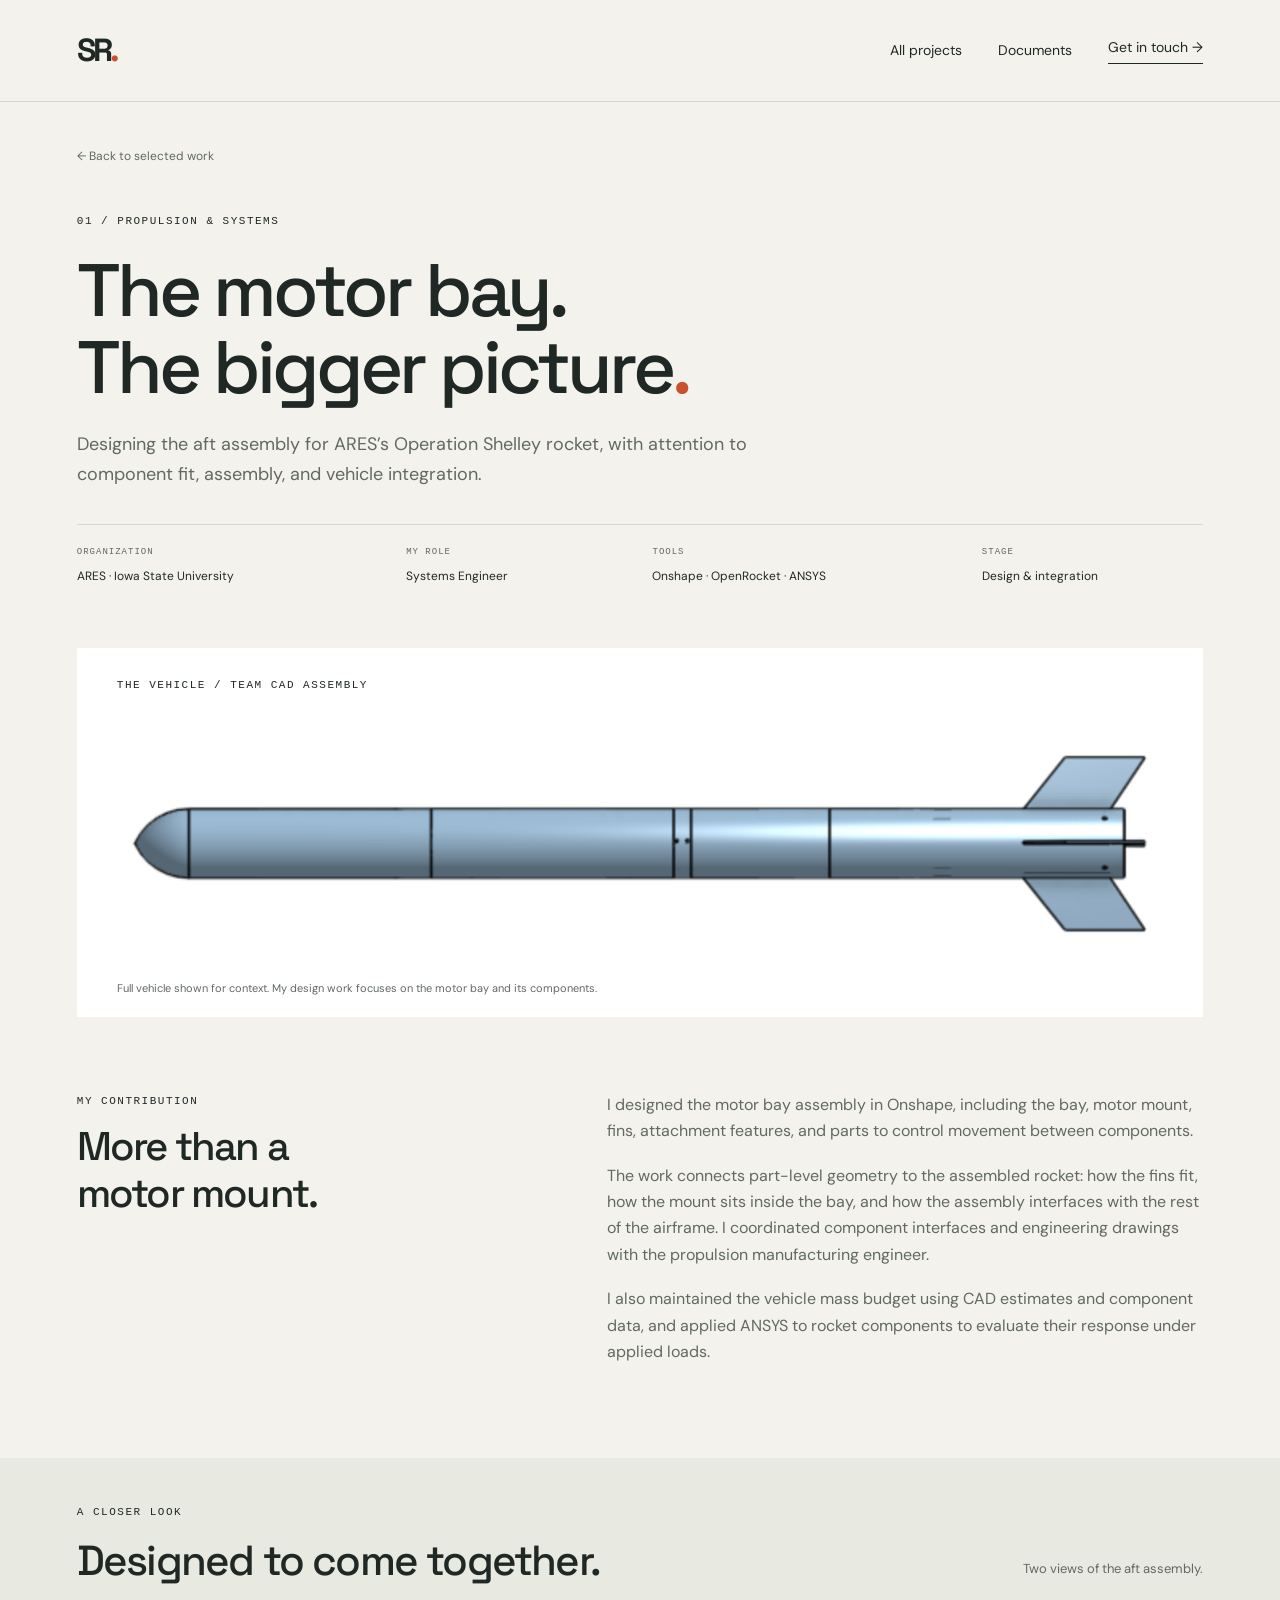
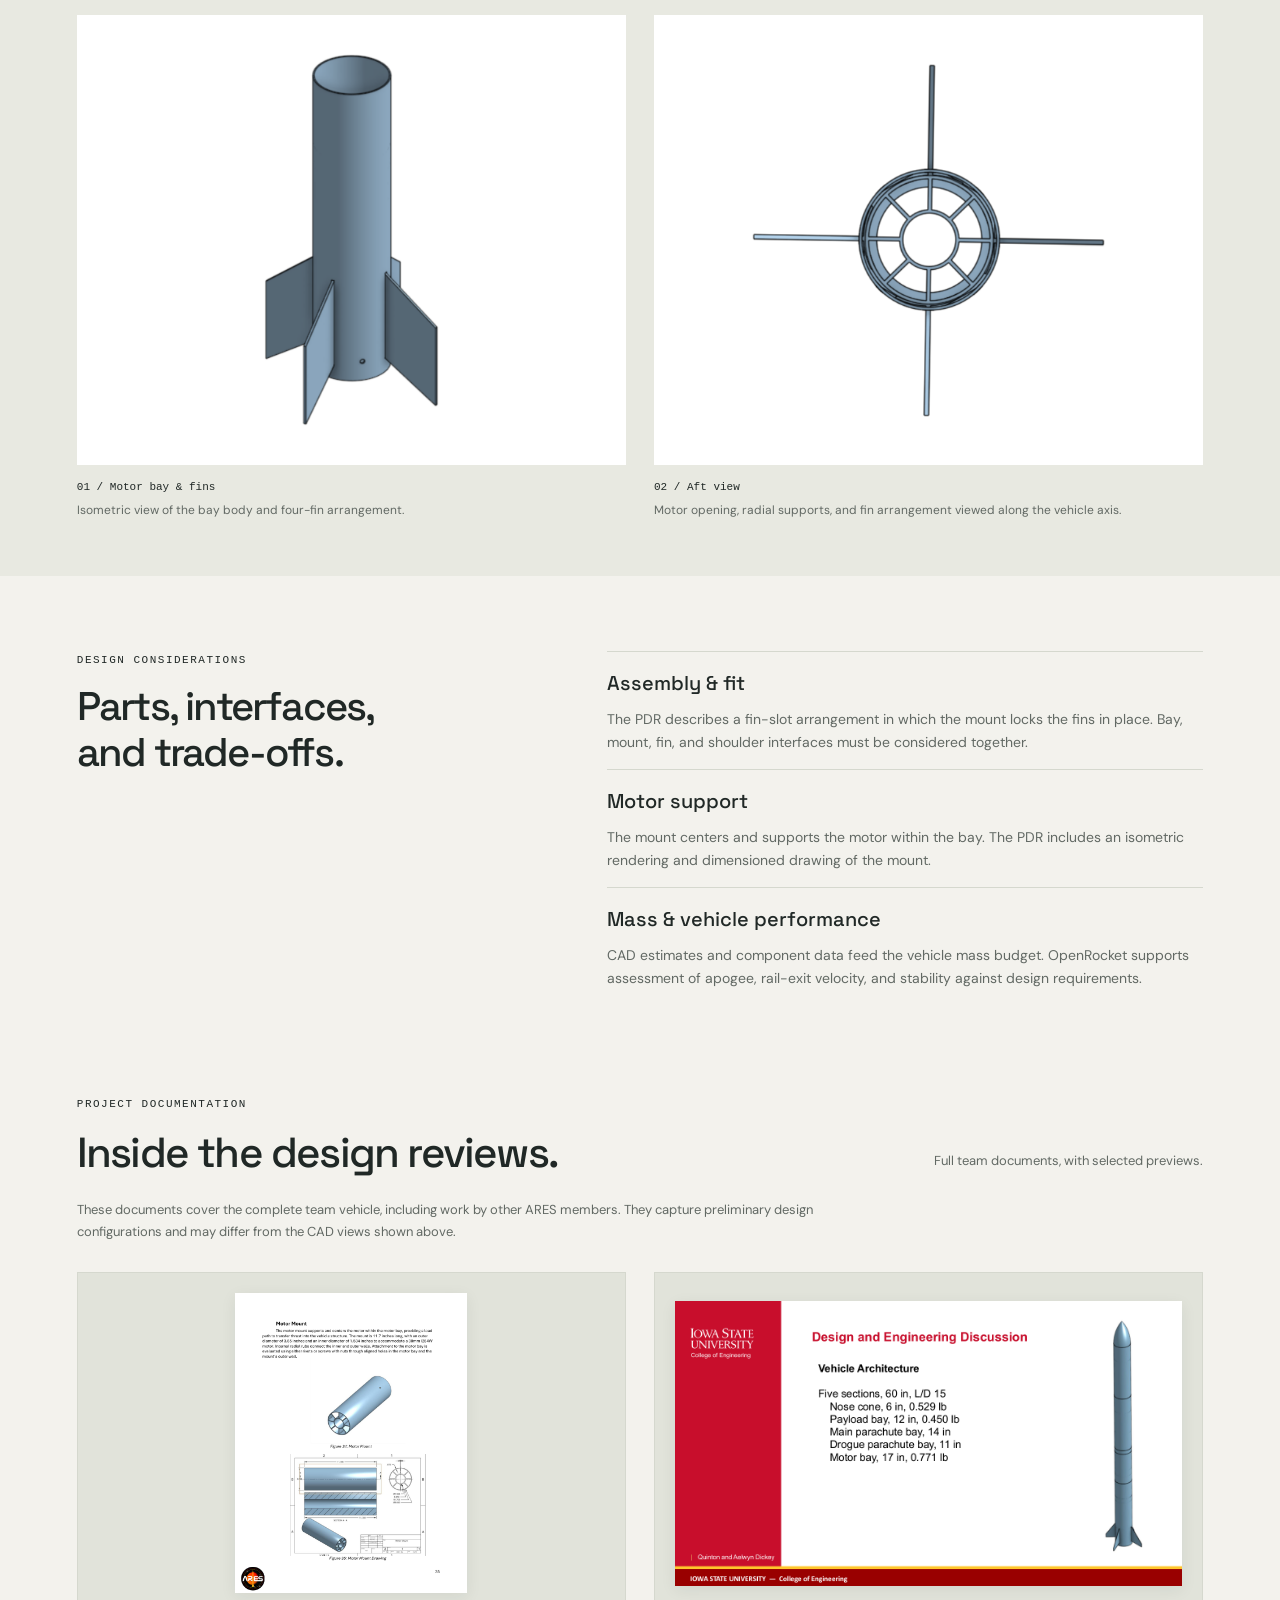
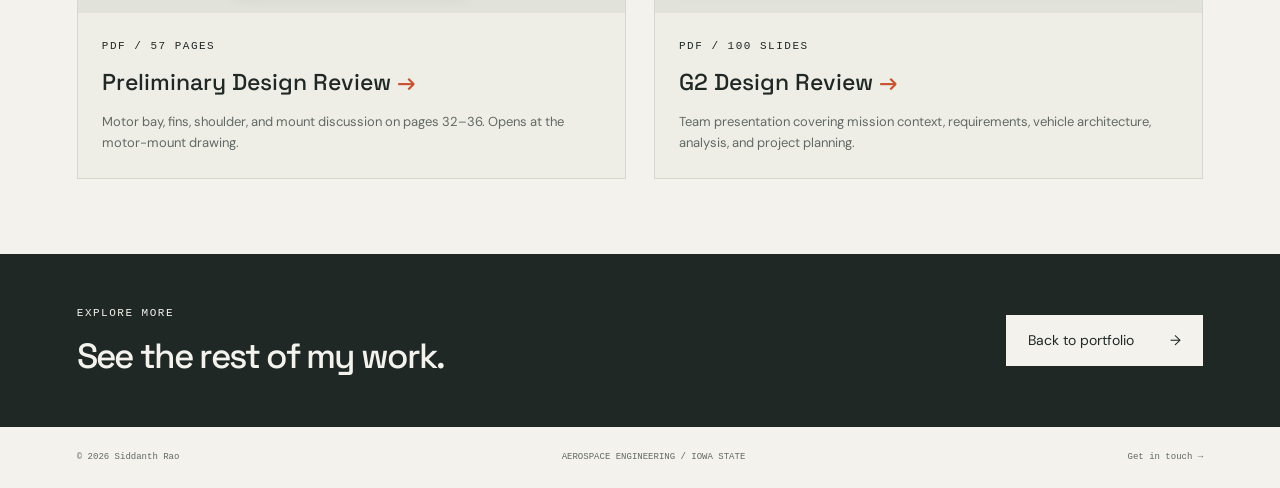
<file: siddanth-rao-github-portfolio (1)/ares.html>
<!doctype html><html lang="en"><head><meta charset="utf-8"><meta name="viewport" content="width=device-width,initial-scale=1"><meta name="description" content="Siddanth Rao’s ARES motor bay design work: CAD, fin integration, component interfaces, and design review documents."><title>ARES Motor Bay | Siddanth Rao</title><link rel="stylesheet" href="style.css"></head><body class="case-page"><a class="skip" href="#contribution">Skip to project details</a><header><a class="brand" href="index.html" aria-label="Siddanth Rao home">SR<span class="brand-dot">.</span></a><nav aria-label="Main navigation"><a href="index.html#work">All projects</a><a href="#documents">Documents</a><a href="index.html#contact" class="nav-contact">Get in touch →</a></nav></header><main><section class="case-intro"><a class="back-link" href="index.html#ares">← Back to selected work</a><div class="eyebrow">01 / PROPULSION & SYSTEMS</div><h1>The motor bay.<br>The bigger picture<span>.</span></h1><p class="case-lead">Designing the aft assembly for ARES’s Operation Shelley rocket, with attention to component fit, assembly, and vehicle integration.</p><dl class="case-meta"><div><dt>ORGANIZATION</dt><dd>ARES · Iowa State University</dd></div><div><dt>MY ROLE</dt><dd>Systems Engineer</dd></div><div><dt>TOOLS</dt><dd>Onshape · OpenRocket · ANSYS</dd></div><div><dt>STAGE</dt><dd>Design & integration</dd></div></dl></section><figure class="vehicle-banner"><div class="eyebrow">THE VEHICLE / TEAM CAD ASSEMBLY</div><div class="cad-crop crop-vehicle"><img src="assets/ares-vehicle.png" alt="Side view of the complete ARES rocket CAD assembly" loading="lazy"></div><figcaption>Full vehicle shown for context. My design work focuses on the motor bay and its components.</figcaption></figure><section id="contribution" class="case-narrative"><div><div class="eyebrow">MY CONTRIBUTION</div><h2>More than a<br>motor mount.</h2></div><div><p>I designed the motor bay assembly in Onshape, including the bay, motor mount, fins, attachment features, and parts to control movement between components.</p><p>The work connects part-level geometry to the assembled rocket: how the fins fit, how the mount sits inside the bay, and how the assembly interfaces with the rest of the airframe. I coordinated component interfaces and engineering drawings with the propulsion manufacturing engineer.</p><p>I also maintained the vehicle mass budget using CAD estimates and component data, and applied ANSYS to rocket components to evaluate their response under applied loads.</p></div></section><section class="cad-gallery"><div class="section-heading"><div><div class="eyebrow">A CLOSER LOOK</div><h2>Designed to come together.</h2></div><p>Two views of the aft assembly.</p></div><div class="cad-gallery-grid"><figure><div class="gallery-image"><div class="cad-crop crop-bay"><img src="assets/ares-motor-bay.png" alt="Isometric CAD view of the motor bay and four fins" loading="lazy"></div></div><figcaption><b>01 / Motor bay & fins</b><span>Isometric view of the bay body and four-fin arrangement.</span></figcaption></figure><figure><div class="gallery-image"><div class="cad-crop crop-aft"><img src="assets/ares-aft-view.png" alt="Aft CAD view showing the central motor opening, radial supports, and four fins" loading="lazy"></div></div><figcaption><b>02 / Aft view</b><span>Motor opening, radial supports, and fin arrangement viewed along the vehicle axis.</span></figcaption></figure></div></section><section class="case-narrative design-notes"><div><div class="eyebrow">DESIGN CONSIDERATIONS</div><h2>Parts, interfaces,<br>and trade-offs.</h2></div><div class="note-stack"><div><h3>Assembly & fit</h3><p>The PDR describes a fin-slot arrangement in which the mount locks the fins in place. Bay, mount, fin, and shoulder interfaces must be considered together.</p></div><div><h3>Motor support</h3><p>The mount centers and supports the motor within the bay. The PDR includes an isometric rendering and dimensioned drawing of the mount.</p></div><div><h3>Mass & vehicle performance</h3><p>CAD estimates and component data feed the vehicle mass budget. OpenRocket supports assessment of apogee, rail-exit velocity, and stability against design requirements.</p></div></div></section><section id="documents" class="documents-section"><div class="section-heading"><div><div class="eyebrow">PROJECT DOCUMENTATION</div><h2>Inside the design reviews.</h2></div><p>Full team documents, with selected previews.</p></div><p class="document-context">These documents cover the complete team vehicle, including work by other ARES members. They capture preliminary design configurations and may differ from the CAD views shown above.</p><div class="document-grid"><a href="assets/ares-preliminary-design-review.pdf#page=35" target="_blank" rel="noopener" class="document-card"><div class="document-preview portrait"><img src="assets/ares-pdr-preview.png" alt="PDR page 35 showing the motor mount rendering and dimensioned drawing" loading="lazy"></div><div class="document-description"><div class="eyebrow">PDF / 57 PAGES</div><h3>Preliminary Design Review <span>→</span></h3><p>Motor bay, fins, shoulder, and mount discussion on pages 32–36. Opens at the motor-mount drawing.</p></div></a><a href="assets/ares-g2-presentation.pdf" target="_blank" rel="noopener" class="document-card"><div class="document-preview landscape"><img src="assets/ares-g2-preview.png" alt="Slide 50 of the G2 presentation showing the preliminary vehicle architecture" loading="lazy"></div><div class="document-description"><div class="eyebrow">PDF / 100 SLIDES</div><h3>G2 Design Review <span>→</span></h3><p>Team presentation covering mission context, requirements, vehicle architecture, analysis, and project planning.</p></div></a></div></section><section class="case-outro"><div><div class="eyebrow">EXPLORE MORE</div><h2>See the rest of my work.</h2></div><a class="button" href="index.html#work">Back to portfolio <span>→</span></a></section></main><footer><span>© 2026 Siddanth Rao</span><span>AEROSPACE ENGINEERING / IOWA STATE</span><a href="index.html#contact">Get in touch →</a></footer></body></html>
</file>
<file: style.css>
:root{--ink:#20252a;--muted:#626972;--line:#dfe2e5;--paper:#fff;--soft:#f4f5f5;--accent:#a65f35;--mono:ui-monospace,SFMono-Regular,Consolas,monospace}*{box-sizing:border-box}html{scroll-behavior:smooth;scroll-padding-top:32px}body{margin:0;color:var(--ink);background:var(--paper);font:16px/1.7 -apple-system,BlinkMacSystemFont,"Segoe UI",Arial,sans-serif}a{color:inherit;text-decoration:none}a:focus-visible,button:focus-visible{outline:2px solid var(--accent);outline-offset:5px}img{max-width:100%}h1,h2,h3,h4,p,figure{margin-top:0}h1,h2,h3,h4{line-height:1.25;font-weight:550}h1{letter-spacing:-1.6px}h2{font-size:30px;letter-spacing:-.6px}h3{font-size:21px;letter-spacing:-.3px}p{margin-bottom:18px}.skip{position:fixed;top:-100px;left:20px;background:white;color:#111;padding:10px;z-index:10}.skip:focus{top:12px}.site-header{max-width:1264px;min-height:78px;padding:22px 32px;margin:auto;display:flex;justify-content:space-between;align-items:center;gap:24px}.brand{font-size:19px;font-weight:600;letter-spacing:-.4px}.site-header nav{display:flex;gap:30px;font-size:14px;color:#454b53}.site-header a:hover,footer a:hover,.text-link:hover{color:var(--accent)}.hero{height:610px;min-height:520px;position:relative;background:#18120e;color:#fff;overflow:hidden}.hero-background{position:absolute;inset:0;width:100%;height:100%;object-fit:cover;object-position:center 52%}.hero-shade{position:absolute;inset:0;background:linear-gradient(90deg,rgba(0,0,0,.83) 0%,rgba(0,0,0,.57) 36%,rgba(0,0,0,.08) 75%),linear-gradient(0deg,rgba(0,0,0,.24),transparent 60%)}.hero-content{position:relative;max-width:1264px;margin:auto;padding:105px 32px 80px}.hero-label{font-size:11px;letter-spacing:2px;font-weight:500;color:#d0ccc8;margin-bottom:27px}.hero h1{font-size:clamp(52px,6.3vw,82px);font-weight:500;line-height:1.08;margin:0 0 27px;letter-spacing:-2.6px}.hero-study{font-size:21px;line-height:1.55;margin-bottom:23px;color:#f0efed}.hero-interests{font-size:14px;color:#d3cec9;margin-bottom:35px}.hero-link{font-size:14px;display:inline-flex;gap:35px;padding-bottom:8px;border-bottom:1px solid #c1b9b2}.hero-link:hover{border-color:white}.projects-section{max-width:1264px;margin:auto;padding:78px 32px}.section-heading{display:flex;justify-content:space-between;align-items:baseline;gap:30px;margin-bottom:32px}.section-heading h2{margin:0}.section-heading>p{font-size:13px;color:var(--muted);margin:0}.project-grid{display:grid;grid-template-columns:repeat(2,minmax(0,1fr));gap:46px 32px}.project-card{min-width:0}.card-link{display:block}.card-media,.home-cad,.document-cover{height:310px;overflow:hidden;background:#f0f2f3}.card-media img{display:block;width:100%;height:100%;object-fit:contain}.card-media.render{background:#f0f2f0;padding:18px}.card-media.render img{object-fit:contain;mix-blend-mode:multiply}.rf-thumb img{object-fit:cover;object-position:center 19%}.home-cad{display:flex;justify-content:center;align-items:center;background:#f3f4f4}.home-cad .crop-aft{width:250px;height:auto;background:transparent}.document-cover{display:flex;flex-direction:column;justify-content:space-between;padding:28px 32px;background:#e9ecec;color:#39434a}.cover-note{font-size:10px;letter-spacing:1.5px}.document-cover p{font-size:25px;line-height:1.4;margin:16px 0 0;letter-spacing:-.4px}.document-line{display:block;width:40px;height:1px;background:#849394}.card-copy{padding:20px 0 23px;border-bottom:1px solid var(--line)}.card-meta{font-size:12px;color:var(--muted);margin-bottom:9px}.card-copy h3{font-size:23px;font-weight:550;margin:0 0 10px;display:flex;justify-content:space-between;gap:16px;align-items:baseline}.card-copy h3 span{font-size:17px;color:#7f858a}.card-copy>p:last-child{font-size:14px;color:var(--muted);line-height:1.7;margin:0;max-width:490px}.card-link:hover h3{color:var(--accent)}.early-projects{margin-top:68px;padding-top:28px;border-top:1px solid var(--line)}.early-projects>h3{font-size:21px;margin-bottom:24px}.early-grid{display:grid;grid-template-columns:1fr 1fr;gap:40px}.early-grid h4{font-size:16px;font-weight:600;margin-bottom:10px}.early-grid h4 span{font-size:12px;color:var(--muted);font-weight:400;margin-left:12px}.early-grid p{font-size:14px;color:var(--muted);max-width:490px}.text-link{font-size:13px;display:inline-block;padding-bottom:4px;border-bottom:1px solid #aeb3b8}.about-section{max-width:1264px;margin:auto;padding:68px 32px 80px;display:grid;grid-template-columns:340px 1fr;gap:80px;border-top:1px solid var(--line)}.about-photo img{width:100%;height:450px;object-fit:cover;object-position:center top;display:block}.about-copy h2{margin-bottom:23px}.about-copy>p{font-size:16px;color:#4f5760;max-width:680px}.about-facts{display:grid;grid-template-columns:1fr 1fr;gap:24px 30px;margin:30px 0 0;padding-top:25px;border-top:1px solid var(--line)}.about-facts>div:first-child{grid-column:1/-1}.about-facts dt{font-size:12px;font-weight:600;margin-bottom:6px}.about-facts dd{margin:0;font-size:13px;color:var(--muted)}.contact-section{max-width:1200px;margin:0 auto;padding:42px 0 46px;border-top:1px solid var(--line);display:flex;justify-content:space-between;gap:30px;align-items:start}.contact-section h2{margin:0}.contact-section>div{display:flex;align-items:baseline;gap:35px}.contact-email{font-size:18px}footer{max-width:1264px;margin:auto;padding:28px 32px 32px;display:flex;gap:25px;color:var(--muted);font-size:12px;border-top:1px solid var(--line)}footer>span{margin-right:auto}.case-page main{max-width:1264px;margin:auto}.case-intro{padding:36px 32px 45px}.back-link{display:inline-block;font-size:12px;color:var(--muted);margin-bottom:45px}.eyebrow{font-size:11px;line-height:1.7;letter-spacing:1.2px;color:var(--muted);margin-bottom:13px;text-transform:uppercase}.case-intro h1{font-size:clamp(38px,4.5vw,56px);margin:14px 0 20px;line-height:1.12;font-weight:500}.case-lead{font-size:18px;color:#59616a;max-width:790px;margin-bottom:30px}.case-meta{display:grid;grid-template-columns:1fr 1fr 1.2fr 1fr;gap:28px;margin:0;padding:22px 0;border-block:1px solid var(--line)}.case-meta dt{font-size:10px;letter-spacing:.7px;color:var(--muted);margin-bottom:8px}.case-meta dd{margin:0;font-size:12px;line-height:1.7}.vehicle-banner{margin:0 32px;padding:24px 28px 20px;background:var(--soft)}.vehicle-banner .cad-crop{margin:25px 0 20px}.vehicle-banner figcaption,.inline-figure figcaption,.project-overview-image figcaption,.team-section figcaption{font-size:12px;color:var(--muted);margin-top:13px;line-height:1.7}.case-narrative{padding:56px 32px;display:grid;grid-template-columns:.75fr 1.25fr;gap:8%}.case-narrative h2{font-size:28px;margin:0}.case-narrative>div>p{font-size:15px;color:#535b64;margin:0 0 18px}.case-narrative>div>p:last-child{margin-bottom:0}.cad-gallery{padding:15px 32px 42px}.cad-gallery-grid{display:grid;grid-template-columns:1fr 1fr;gap:28px}.cad-gallery-grid figure{margin:0}.gallery-image{height:390px;display:flex;align-items:center;justify-content:center;padding:28px;background:var(--soft)}.gallery-image .crop-bay{height:100%;width:auto}.gallery-image .crop-aft{width:100%;max-width:310px}.cad-gallery-grid figcaption{padding-top:15px}.cad-gallery-grid figcaption b{display:block;font-size:12px;font-weight:600}.cad-gallery-grid figcaption span{display:block;font-size:12px;color:var(--muted);margin-top:6px}.note-stack>div{padding:17px 0;border-top:1px solid var(--line)}.note-stack>div:first-child{padding-top:0;border:0}.note-stack h3{font-size:18px;margin:0 0 8px}.note-stack p{font-size:14px;color:var(--muted);margin:0}.documents-section{padding:10px 32px 55px}.document-context{font-size:13px;color:var(--muted);max-width:790px;margin:0 0 27px}.document-grid{display:grid;grid-template-columns:1fr 1fr;gap:28px}.document-card{border:1px solid var(--line);display:flex;flex-direction:column}.document-card:hover{border-color:#8f969d}.document-preview{height:270px;padding:20px;background:var(--soft);display:flex;align-items:center;justify-content:center}.document-preview img{max-width:100%;max-height:100%;object-fit:contain}.document-description{padding:22px}.document-description .eyebrow{font-size:10px}.document-description h3{font-size:21px;margin:0 0 12px}.document-description p{font-size:13px;color:var(--muted);margin:0}.project-end{padding:30px 32px 65px}.team-section{padding:8px 32px 20px}.team-section h2{font-size:28px}.team-section figure{margin:0}.team-section img{width:100%;height:auto;display:block}.project-overview-image{margin:0 32px 36px}.project-overview-image>img{width:100%;height:440px;object-fit:contain;display:block;background:var(--soft);padding:28px}.project-overview-image.photo>img{object-fit:cover;height:500px;padding:0}.project-text{max-width:850px;padding:0 32px 30px;margin:auto}.project-text h2{font-size:24px;margin:33px 0 12px}.project-text p{font-size:16px;color:#535b64;margin-bottom:22px}.inline-figure{margin:35px 0}.inline-figure img{width:100%;height:auto;display:block;background:#222;padding:20px}.project-text .text-link{margin-top:20px}
/* CAD viewports trim the original empty margins without changing geometry. */
.cad-crop{position:relative;overflow:hidden;background:white}.cad-crop img{display:block;max-width:none;position:absolute;height:auto}.crop-vehicle{aspect-ratio:5}.crop-vehicle img{width:127.8462%;left:-14.1538%;top:-183.4615%}.crop-bay{aspect-ratio:492/1000}.crop-bay img{width:258.1301%;left:-80.2846%;top:-6.7%}.crop-aft{aspect-ratio:1007/1008}.crop-aft img{width:139.424%;left:-25.5214%;top:-11.1111%}
/* RF project images and captions. */
.rf-intro{padding-top:10px;padding-bottom:35px}.rf-section{padding:35px 32px 50px}.rf-section-lead{max-width:850px;font-size:15px;color:#535b64;margin:0 0 28px}.rf-figure{margin:0;min-width:0}.rf-figure>a{display:block}.rf-figure figcaption{padding-top:13px}.rf-figure figcaption b{display:block;font-size:12px;font-weight:600}.rf-figure figcaption span{display:block;font-size:12px;color:var(--muted);margin-top:6px;max-width:690px}.rf-sketch img{display:block;width:100%;height:auto}.rf-decisions{display:grid;grid-template-columns:repeat(3,1fr);gap:28px;margin-top:28px}.rf-decisions>div{border-top:1px solid var(--line);padding-top:18px}.rf-decisions h3{font-size:17px;margin-bottom:10px}.rf-decisions p{font-size:13px;color:var(--muted);margin:0}.rf-model-grid,.rf-build-grid{display:grid;grid-template-columns:repeat(2,minmax(0,1fr));gap:30px 28px}.rf-image-panel{height:330px;padding:20px;background:#f5f5f5;display:flex!important;align-items:center;justify-content:center}.rf-image-panel img{display:block;width:100%;height:100%;object-fit:contain}.rf-note{font-size:12px;color:var(--muted);padding-top:18px;border-top:1px solid var(--line);margin-top:28px}.rf-mockup{display:grid;grid-template-columns:1fr 1fr;gap:8%;align-items:center;margin-top:35px}.rf-mockup .rf-image-panel{height:400px}.rf-mockup h3{font-size:25px;margin-bottom:16px}.rf-mockup p{font-size:15px;color:var(--muted)}.rf-photo-panel{height:470px;display:flex!important;align-items:center;justify-content:center;background:var(--soft);overflow:hidden}.rf-photo-panel img{display:block;width:100%;height:100%;object-fit:contain}
@media(min-width:1700px){.hero{height:690px}.hero-content{padding-top:140px}}
@media(max-width:1000px){.contact-section{margin:0 32px}.about-section{grid-template-columns:280px 1fr;gap:45px}.about-photo img{height:400px}.card-media,.home-cad,.document-cover{height:270px}.case-meta{grid-template-columns:1fr 1fr}.card-meta{font-size:11px}.card-copy h3{font-size:21px}}
@media(max-width:700px){.site-header{padding:19px 22px;min-height:70px;gap:14px}.brand{font-size:17px}.site-header nav{gap:19px;font-size:13px}.hero{height:540px;min-height:0}.hero-content{padding:84px 24px 60px}.hero h1{font-size:57px;letter-spacing:-2px}.hero-background{object-position:64% center}.hero-shade{background:linear-gradient(90deg,rgba(0,0,0,.84),rgba(0,0,0,.38)),linear-gradient(0deg,rgba(0,0,0,.2),transparent)}.hero-study{font-size:19px}.hero-interests{font-size:12px}.hero-label{font-size:10px}.projects-section{padding:48px 24px}.section-heading{display:block;margin-bottom:25px}.section-heading h2{font-size:27px;margin-bottom:10px}.section-heading>p{font-size:13px}.project-grid{grid-template-columns:1fr;gap:33px}.card-media,.home-cad,.document-cover{height:auto;aspect-ratio:1.65}.card-media img{height:100%}.home-cad .crop-aft{width:min(75%,170px)}.document-cover{padding:24px}.document-cover p{font-size:23px;margin-top:9px}.document-cover .cover-note{font-size:9px}.card-copy{padding-top:17px}.card-copy h3{font-size:22px}.card-meta{font-size:11px}.early-projects{margin-top:45px}.early-grid{grid-template-columns:1fr;gap:10px}.about-section{padding:42px 24px 48px;grid-template-columns:1fr;gap:30px}.about-photo{max-width:370px}.about-photo img{height:auto;aspect-ratio:.9;object-fit:cover}.about-copy h2{font-size:27px}.about-copy>p{font-size:15px}.about-facts{grid-template-columns:1fr}.about-facts>div:first-child{grid-column:auto}.contact-section{margin:0 24px;padding:34px 0;display:block}.contact-section h2{font-size:27px;margin-bottom:18px}.contact-section>div{display:block}.contact-email{font-size:17px;display:block;margin-bottom:14px}footer{padding:24px;gap:18px;flex-wrap:wrap;font-size:11px}footer>span{width:100%;margin-bottom:5px}.case-intro{padding:25px 24px 30px}.back-link{margin-bottom:30px}.case-intro h1{font-size:38px;letter-spacing:-1px}.case-lead{font-size:16px}.case-meta{gap:20px}.case-meta dd{font-size:11px}.case-meta dt{font-size:9px}.case-narrative{grid-template-columns:1fr;gap:20px;padding:34px 24px}.case-narrative h2{font-size:26px}.case-narrative>div>p{font-size:14px}.vehicle-banner{margin:0 24px;padding:18px}.vehicle-banner .eyebrow{font-size:9px}.vehicle-banner .cad-crop{margin:20px 0}.vehicle-banner figcaption{font-size:11px}.cad-gallery{padding:10px 24px 25px}.cad-gallery-grid,.document-grid{grid-template-columns:1fr;gap:25px}.gallery-image{height:370px}.documents-section{padding:10px 24px 30px}.documents-section .section-heading h2{font-size:26px}.document-preview{height:280px}.team-section{padding:10px 24px 20px}.team-section h2{font-size:26px}.project-end{padding:25px 24px 45px}.project-overview-image{margin:0 24px 25px}.project-overview-image>img{height:260px;padding:12px}.project-overview-image.photo>img{height:280px}.project-text{padding:0 24px 20px}.project-text h2{font-size:23px}.project-text p{font-size:15px}.rf-intro{padding-top:8px}.rf-section{padding:22px 24px 35px}.rf-section-lead{font-size:14px}.rf-model-grid,.rf-build-grid,.rf-decisions,.rf-mockup{grid-template-columns:1fr}.rf-image-panel{height:310px;padding:12px}.rf-mockup{gap:22px}.rf-mockup .rf-image-panel{height:380px}.rf-photo-panel{height:auto;max-height:none;padding:0 10px}.rf-photo-panel img{height:auto;max-height:560px}.rf-figure figcaption b{font-size:11px}.rf-figure figcaption span{font-size:12px}.rf-decisions{gap:20px}.rf-mockup h3{font-size:23px}.rf-page .case-intro h1{font-size:38px}}
@media(max-width:380px){.site-header nav{gap:13px;font-size:12px}.brand{font-size:16px}.hero h1{font-size:48px}.hero-interests{font-size:11px}.case-intro h1,.rf-page .case-intro h1{font-size:34px}.document-cover p{font-size:20px}}
@media(prefers-reduced-motion:reduce){html{scroll-behavior:auto}}

/* Contact details and program certificate. */
.contact-section>div{flex-wrap:wrap;row-gap:12px}.contact-phone{font-size:16px;white-space:nowrap}.certificate-preview{margin:22px 0 0}.certificate-preview img{display:block;width:100%;height:auto}.certificate-preview figcaption{font-size:12px;color:var(--muted);margin-top:10px}@media(max-width:700px){.contact-phone{display:block;margin-bottom:14px}}
</file>
<file: siddanth-rao-github-portfolio (1)/style.css>
@import url('https://fonts.googleapis.com/css2?family=DM+Sans:wght@400;450;500;550;600;650;700&family=Space+Grotesk:wght@400;500;600;700&display=swap');
:root{--paper:#f3f2ed;--ink:#202826;--muted:#626964;--orange:#c9512e;--line:#d5d8ce;--mono:ui-monospace,SFMono-Regular,Consolas,monospace}*{box-sizing:border-box}html{scroll-behavior:smooth;scroll-padding-top:100px}body{margin:0;background:var(--paper);color:var(--ink);font:16px/1.65 'DM Sans',Arial,sans-serif}a{color:inherit;text-decoration:none}button{font:inherit;cursor:pointer}a:focus-visible,button:focus-visible,summary:focus-visible{outline:3px solid var(--orange);outline-offset:6px}.skip{position:fixed;left:20px;top:-100px;background:white;padding:10px;z-index:5}.skip:focus{top:10px}header{max-width:1440px;margin:auto;padding:24px 6%;display:flex;align-items:center;justify-content:space-between;border-bottom:1px solid var(--line)}.brand{font-family:'Space Grotesk',Arial,sans-serif;font-size:32px;letter-spacing:-3px;font-weight:700}.brand-dot{color:var(--orange)}nav{display:flex;align-items:center;gap:36px;font-size:14px}nav a:hover,.text-link:hover{color:var(--orange)}.nav-contact{border-bottom:1px solid var(--ink);padding-bottom:4px}.nav-contact span{margin-left:16px}main{max-width:1440px;margin:auto}.hero{padding:78px 6% 60px;display:grid;grid-template-columns:1.12fr 1fr;gap:45px;align-items:center}.eyebrow{font:11px/1.7 var(--mono);letter-spacing:1.5px;font-weight:500}.dot{display:inline-block;width:7px;height:7px;border-radius:50%;background:var(--orange);margin-right:8px}h1,h2,h3{font-family:'Space Grotesk',Arial,sans-serif;font-weight:500}h1{font-size:clamp(48px,5.4vw,78px);line-height:1.04;letter-spacing:-4px;margin:25px 0}h1>span,.contact h2>span{color:var(--orange)}.intro{max-width:455px;font-size:17px;color:var(--muted);line-height:1.75;margin-bottom:28px}.button{display:inline-flex;align-items:center;gap:36px;background:var(--ink);color:var(--paper);padding:14px 22px;font-size:14px}.button:hover{background:var(--orange)}.hero-meta{display:flex;gap:24px;font:9px var(--mono);letter-spacing:1px;margin-top:48px;color:var(--muted)}.hero-art{background:#dce0d9;padding:22px 23px 18px;position:relative;transform:rotate(-2deg)}.art-top{display:flex;justify-content:space-between;font:10px var(--mono);letter-spacing:1px}.hero-art img{width:100%;aspect-ratio:1.25;object-fit:contain;mix-blend-mode:multiply;display:block}.art-caption{display:flex;justify-content:space-between;border-top:1px solid #aeb5ab;padding-top:14px;align-items:center}.art-caption b{display:block;font:500 20px 'Space Grotesk',Arial,sans-serif}.art-caption span{display:block;font-size:11px;color:#4a544b;margin-top:3px}.art-caption a{font-size:30px}.discipline-strip{display:flex;justify-content:space-between;padding:22px 6%;border-block:1px solid var(--line);font:10px var(--mono);letter-spacing:1.2px}.work-section{padding:80px 6%}.section-heading{display:flex;justify-content:space-between;align-items:end;gap:20px}h2{font-size:42px;letter-spacing:-1.8px;line-height:1.17;margin:14px 0 0}.section-heading h2 span{font:16px var(--mono);color:var(--muted);letter-spacing:0}.section-heading>p{font-size:13px;color:var(--muted);margin:0 0 6px}.filters{display:flex;gap:6px;margin:30px 0 15px;border-bottom:1px solid var(--line);padding-bottom:18px;flex-wrap:wrap}.filters button{border:1px solid transparent;background:none;padding:8px 17px;font-size:12px;color:var(--muted)}.filters button.active{background:var(--ink);color:white}.filters sup{font:9px var(--mono);margin-left:8px}.project{display:grid;grid-template-columns:1fr 1fr;gap:7%;padding:42px 0;border-bottom:1px solid var(--line);align-items:start}.project[hidden]{display:none}.project-visual{position:sticky;top:24px}.project-visual>img{display:block;width:100%;aspect-ratio:1.22;object-fit:contain;background:#e8e9e3}.project-copy>.eyebrow{color:var(--orange);letter-spacing:1px}.organization{font-size:12px;color:var(--muted);margin:12px 0 8px}.project h3{font-size:31px;line-height:1.18;letter-spacing:-1px;margin:0 0 18px}.project-copy>p:not(.organization):not(.tools):not(.role){color:var(--muted);font-size:14px}.role{font-size:12px;font-weight:600;margin:22px 0 3px}.tools{font:10px/1.8 var(--mono);color:var(--muted)}details{margin-top:24px}summary{list-style:none;cursor:pointer;border-top:1px solid var(--line);padding-top:13px;display:flex;justify-content:space-between;font-size:13px}summary::-webkit-details-marker{display:none}summary>span{font-size:18px}details[open] summary>span{transform:rotate(90deg)}.case-study{padding:8px 0}.case-study h4{font-size:13px;margin:20px 0 5px}.case-study p{font-size:13px;color:var(--muted);margin:0}.technical{aspect-ratio:1.22;background:#29372f;color:#f1f2e9;padding:32px;display:flex;flex-direction:column;position:relative;overflow:hidden;background-image:linear-gradient(#ffffff08 1px,transparent 1px),linear-gradient(90deg,#ffffff08 1px,transparent 1px);background-size:30px 30px}.technical>span,.technical small{font:9px var(--mono);letter-spacing:1.5px}.technical strong{font:500 clamp(28px,3vw,42px)/1.15 'Space Grotesk',Arial,sans-serif;letter-spacing:-1px;margin-top:40px}.technical small{margin-top:auto;position:relative}.assembly{display:flex;gap:8px;transform:rotate(-20deg);margin:28px 0 22px;align-self:center}.assembly i{height:28px;width:52px;border:1px solid #b4bd9a;border-radius:50%;box-shadow:0 14px 0 -1px #29372f,0 15px 0 0 #b4bd9a}.pale{background:#e4e4d9;color:#28332d;background-image:linear-gradient(#28332d08 1px,transparent 1px),linear-gradient(90deg,#28332d08 1px,transparent 1px)}.wordmarks{font:10px var(--mono);letter-spacing:1px;margin-top:auto;margin-bottom:32px}.research{background:#ddd0bb;color:#302d27}.result{display:flex;gap:18px;align-items:center;margin:20px 0}.result b{font:64px/1 'Space Grotesk',Arial,sans-serif}.result span{font:11px/1.5 var(--mono)}.text-link{display:inline-block;margin-top:26px;font-size:12px;border-bottom:1px solid var(--ink);padding-bottom:4px}.earlier{padding:50px 6% 65px;background:#e8e9e1}.earlier-grid{display:grid;grid-template-columns:.9fr 1fr 1fr;gap:45px;margin-top:10px}.earlier h2{font-size:34px}.earlier h3{font-size:18px;line-height:1.4}.earlier h3 span{display:block;color:var(--muted);font:10px var(--mono);margin-top:7px}.earlier p{font-size:13px;color:var(--muted)}.about{display:grid;grid-template-columns:1fr 1fr;gap:7%;padding:85px 6%}.about h2{font-size:37px}.about>div>p{font-size:15px;color:var(--muted);margin:0 0 18px}.skills{display:grid;grid-template-columns:1fr 1fr;gap:20px;border-top:1px solid var(--line);margin-top:30px;padding-top:12px}.skills h3{font-size:14px}.skills p{font:11px/1.9 var(--mono);color:var(--muted)}.contact{background:var(--ink);color:var(--paper);padding:64px 6% 70px}.contact>.eyebrow{color:#b4c0af}.contact h2{font-size:clamp(36px,4.4vw,62px);letter-spacing:-2px}.contact p{font-size:14px;color:#b9c1b8;margin:23px 0}.contact-email{font-size:clamp(19px,2.5vw,33px);border-bottom:1px solid #747e73;padding-bottom:10px;display:inline-block}.contact-email span{margin-left:35px;color:#e38159}.linkedin{display:block;margin-top:28px;font-size:12px;color:#c1c9bc}footer{max-width:1440px;margin:auto;display:flex;justify-content:space-between;padding:25px 6%;font:9px var(--mono);color:var(--muted);gap:20px}@media(min-width:1500px){body{border-inline:1px solid var(--line);max-width:1440px;margin:auto}}@media(max-width:850px){.hero{gap:25px;padding-top:55px}h1{font-size:55px;letter-spacing:-3px}.hero-meta{flex-direction:column;gap:10px}.technical{padding:22px}.technical strong{margin-top:28px;font-size:30px}.assembly{margin:30px 0}.technical small{font-size:8px}.research .result{margin:12px 0}.result b{font-size:44px}.earlier-grid{gap:25px}.earlier h2{font-size:29px}}@media(max-width:620px){header{padding:16px 6%}nav{gap:18px;font-size:12px}.brand{font-size:28px}.nav-contact span{display:none}.hero{grid-template-columns:1fr;padding-top:45px;gap:42px;padding-bottom:40px}h1{font-size:59px}.intro{font-size:16px}.hero-meta{margin-top:26px;flex-direction:row;gap:15px;font-size:8px}.hero-art{margin:0 7px}.hero-art img{aspect-ratio:1.5}.discipline-strip{font-size:8px;letter-spacing:0;gap:20px}.work-section{padding-top:50px}.section-heading{display:block}.section-heading>p{margin-top:15px}.section-heading h2{font-size:36px}.filters{gap:0}.filters button{font-size:11px;padding:8px 10px}.filters sup{margin-left:3px}.project{grid-template-columns:1fr;gap:25px;padding:30px 0}.project-visual{position:static}.technical,.project-visual>img{aspect-ratio:1.4}.technical strong{font-size:38px;margin-top:25px}.technical{padding:26px}.assembly{margin-top:26px}.project h3{font-size:30px}.technical small{font-size:9px}.research .result{margin:16px 0}.result b{font-size:58px}.earlier-grid,.about{grid-template-columns:1fr;gap:20px}.earlier-grid h2 br{display:none}.earlier-grid h3{margin:15px 0 8px}.about{padding-block:55px;gap:28px}.about h2{font-size:34px}.contact{padding-block:48px}.contact h2{font-size:39px}.contact-email span{margin-left:12px}footer{flex-wrap:wrap;font-size:8px}footer>span:nth-child(2){display:none}}@media(prefers-reduced-motion:reduce){html{scroll-behavior:auto}}
/* ARES project: CAD images retain original pixels; viewports trim blank margins. */
.cad-crop{position:relative;overflow:hidden;background:white}.cad-crop img{display:block;max-width:none;position:absolute;height:auto}.crop-vehicle{aspect-ratio:5}.crop-vehicle img{width:127.8462%;left:-14.1538%;top:-183.4615%}.crop-bay{aspect-ratio:492/1000}.crop-bay img{width:258.1301%;left:-80.2846%;top:-6.7%}.crop-aft{aspect-ratio:1007/1008}.crop-aft img{width:139.424%;left:-25.5214%;top:-11.1111%}.ares-cover{display:block;background:white;padding:24px 24px 18px}.ares-cover>.eyebrow{color:var(--muted);font-size:9px}.cover-views{display:grid;grid-template-columns:.7fr 1fr;gap:16px;align-items:center;padding:22px 16px 26px}.cover-views .crop-bay{max-height:245px;width:100%}.cover-views .crop-aft{width:100%}.cover-label{display:flex;justify-content:space-between;border-top:1px solid var(--line);padding-top:14px;margin-top:20px;font:9px/1.6 var(--mono);letter-spacing:1px}.project-page-link{margin-top:24px;padding-top:13px;border-top:1px solid var(--line);font-size:13px;display:flex;justify-content:space-between}.project-page-link:hover{color:var(--orange)}.case-intro{padding:40px 6% 45px}.back-link{display:inline-block;font-size:12px;color:var(--muted);margin-bottom:45px}.case-intro h1{font-size:clamp(48px,5.8vw,80px);margin:22px 0}.case-lead{font-size:18px;line-height:1.7;color:var(--muted);max-width:720px}.case-meta{display:grid;grid-template-columns:1.1fr .8fr 1.1fr .8fr;gap:25px;border-top:1px solid var(--line);padding-top:22px;margin-top:34px}.case-meta dt{font:9px var(--mono);color:var(--muted);letter-spacing:1px}.case-meta dd{margin:10px 0 0;font-size:12px}.vehicle-banner{margin:0 6%;padding:28px 40px 20px;background:white}.vehicle-banner .cad-crop{margin:45px 0 30px}.vehicle-banner figcaption{font-size:11px;color:var(--muted)}.case-narrative{padding:75px 6%;display:grid;grid-template-columns:.85fr 1.15fr;gap:8%}.case-narrative>div>p{font-size:16px;color:var(--muted);margin:0 0 18px}.case-narrative h2{font-size:40px}.cad-gallery{padding:45px 6% 55px;background:#e8e9e1}.cad-gallery-grid{display:grid;grid-template-columns:1fr 1fr;gap:28px;margin-top:30px}.cad-gallery-grid figure{margin:0}.gallery-image{height:450px;background:white;display:flex;align-items:center;justify-content:center;padding:30px}.gallery-image .crop-bay{height:100%;width:auto}.gallery-image .crop-aft{width:100%;max-width:370px}.cad-gallery-grid figcaption{padding-top:16px}.cad-gallery-grid figcaption b{font:11px var(--mono);display:block}.cad-gallery-grid figcaption span{display:block;font-size:12px;color:var(--muted);margin-top:8px}.note-stack>div{border-top:1px solid var(--line);padding:15px 0}.note-stack h3{font-size:20px;margin:0 0 8px}.note-stack p{font-size:14px;color:var(--muted);margin:0}.documents-section{padding:15px 6% 75px}.document-context{max-width:740px;font-size:13px;color:var(--muted);margin:22px 0 30px}.document-grid{display:grid;grid-template-columns:1fr 1fr;gap:28px}.document-card{border:1px solid var(--line);background:#eeeee7;display:flex;flex-direction:column}.document-card:hover{border-color:var(--orange)}.document-preview{height:340px;background:#e1e3da;display:flex;align-items:center;justify-content:center;padding:20px;overflow:hidden}.document-preview img{display:block;max-width:100%;max-height:100%;object-fit:contain;box-shadow:0 4px 15px #20282612}.document-description{padding:24px}.document-description h3{font-size:23px;line-height:1.3;margin:12px 0}.document-description h3 span{color:var(--orange)}.document-description p{font-size:13px;color:var(--muted);margin-bottom:0}.case-outro{background:var(--ink);color:var(--paper);padding:50px 6%;display:flex;gap:20px;justify-content:space-between;align-items:center}.case-outro .button{background:var(--paper);color:var(--ink)}.case-outro h2{font-size:35px}@media(max-width:850px){.gallery-image{height:360px}.document-preview{height:280px}.cover-views{padding-inline:0}.case-meta{grid-template-columns:1fr 1fr}.case-narrative{gap:5%}}@media(max-width:620px){.case-intro{padding-top:25px}.back-link{margin-bottom:30px}.case-intro h1{font-size:49px;letter-spacing:-2.6px}.case-lead{font-size:16px}.vehicle-banner{padding:20px}.vehicle-banner .eyebrow{font-size:9px}.vehicle-banner .cad-crop{margin:26px 0}.case-narrative{padding-block:45px;grid-template-columns:1fr;gap:25px}.case-narrative h2{font-size:34px}.case-narrative h2 br{display:none}.case-narrative>div>p{font-size:14px}.cad-gallery h2{font-size:32px}.cad-gallery-grid,.document-grid{grid-template-columns:1fr}.gallery-image{height:380px}.cad-gallery-grid{gap:30px}.documents-section{padding-top:10px}.documents-section h2{font-size:33px}.document-preview{height:320px}.case-outro{flex-direction:column;align-items:start}.case-outro h2{font-size:30px}.cover-views .crop-bay{max-height:270px}.ares-cover{padding:24px}.case-meta{gap:20px}.case-meta dd{font-size:11px}}
.cover-views .crop-bay{width:min(100%,120px);max-height:none;justify-self:center}
</file>
